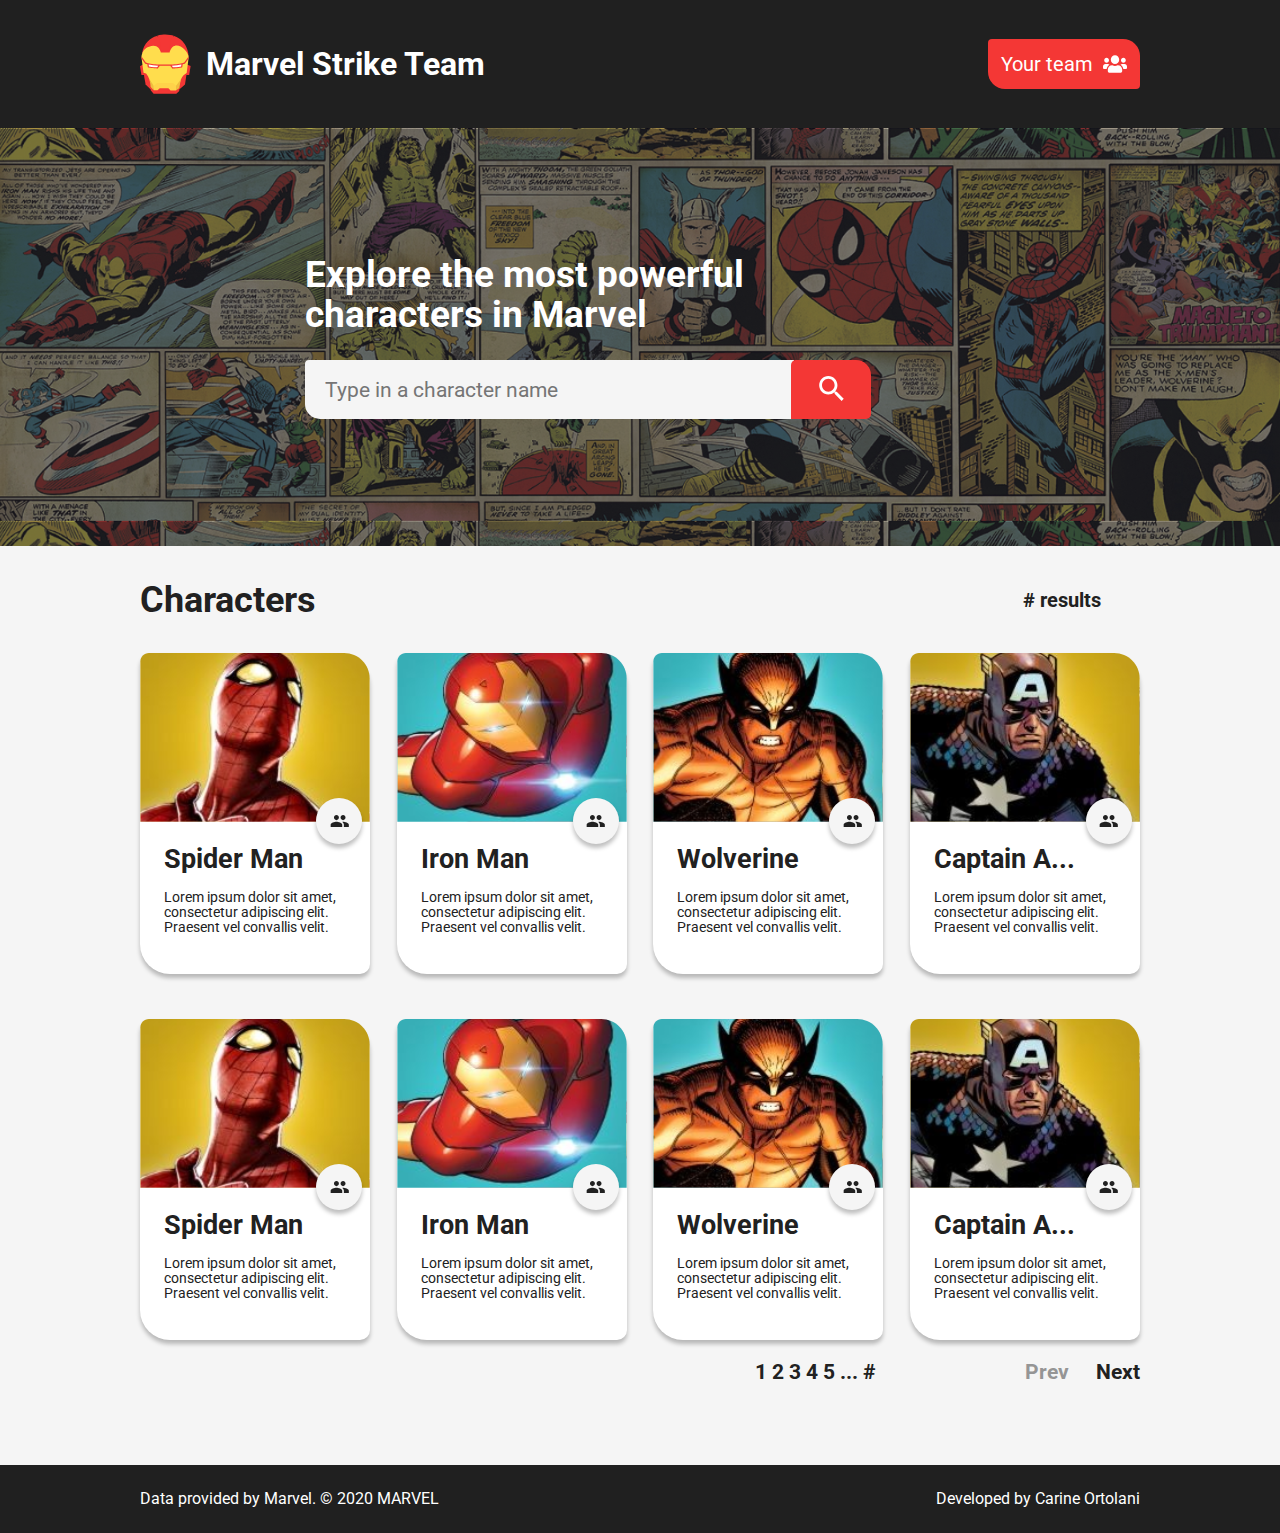
<file: index.html>
<!DOCTYPE html>
<html lang="en">
  <head>
    <meta charset="UTF-8">
    <meta name="viewport" content="width=device-width, initial-scale=1.0">
    <title>Homepage</title>
    <link rel="stylesheet" href="css/modules/reset.css" type="text/css">
    <link rel="stylesheet" href="css/modules/01-header.css" type="text/css">
    <link rel="preconnect" href="https://fonts.gstatic.com">
    <link href="https://fonts.googleapis.com/css2?family=Roboto:wght@400;700&display=swap" rel="stylesheet">
    <link rel="stylesheet" href="css/modules/02-section.css" type="text/css">
    <link rel="stylesheet" href="css/modules/03-main.css" type="text/css">
    <link rel="stylesheet" href="css/modules/04-footer.css" type="text/css">
  </head>

  <body>
    <header class="header__background">
      <div class="container h__container">
        <a class="h__logo" href="index.html" title="Go to home page">
          <img class="hl__img" src="iconiron.svg" alt="Logo Iron Man">
          <h1 class="hl__title">Marvel Strike Team</h1>
        </a>
        <a href="team.html" title="Go to favorite heroes page">
          <button class="h__buttonYourTeam" type="button">
            Your team
            <img class="hb__imgButtonYT" src="assets/icons/usersgroup.svg" alt="Icon Users">
          </button>
        </a>
      </div>
    </header>
    <section class="section__background">
      <div class="container s__container" >
        <h2 class="s__text">Explore the most powerful characters in Marvel</h2>
        <div class="s__input">
          <input class="s__search" type="search" placeholder="Type in a character name">
            <button class="s__buttonSearch" type="submit">
              <img class="sb__imgButtonS" src="assets/icons/iconsearch.svg" alt="Icon Search">
            </button>
        </div>
      </div>
    </section>
    <main class="main__background">
      <div class="container m__container">
        <div class="m__intro">
          <h2 class="mi__title">Characters</h2>
          <h2 class="mi__subtitle"># results</h2>
        </div>
        <div class="m__cards">
          <a class="mc__card" href="spiderMan.html" title="Go to hero page">
            <img class="mcc__img_1" src="assets/images/imgspiderman.svg" alt="Image Spider Man">
            <button class="mcc__button" data-hero='Spider Man' title="Button to add the hero as a favorite"></button>
            <h3 class="mcc__name">Spider Man</h3>
            <p class="mcc__biography">Lorem ipsum dolor sit amet, consectetur adipiscing elit. Praesent vel convallis velit.</p>
          </a>
          <a class="mc__card" href="ironMan.html" title="Go to hero page">
            <img class="mcc__img_2" src="assets/images/imgironman.svg" alt="Image Iron Man">
            <button class="mcc__button" data-hero='Iron Man' title="Button to add the hero as a favorite"></button>
            <h3 class="mcc__name">Iron Man</h3>
            <p class="mcc__biography">Lorem ipsum dolor sit amet, consectetur adipiscing elit. Praesent vel convallis velit.</p>
          </a>
          <a class="mc__card" href="wolverine.html" title="Go to hero page">
            <img class="mcc__img_3" src="assets/images/imgwolverine.svg" alt="Image Wolverine">
            <button class="mcc__button" data-hero='Wolverine' title="Button to add the hero as a favorite"></button>
            <h3 class="mcc__name">Wolverine</h3>
            <p class="mcc__biography">Lorem ipsum dolor sit amet, consectetur adipiscing elit. Praesent vel convallis velit.</p>
          </a>
          <a class="mc__card" href="captainAmerica.html" title="Go to hero page">
            <img class="mcc__img_4" src="assets/images/imgcaptain.svg" alt="Image Captain America">
            <button class="mcc__button" data-hero='Captain America' title="Button to add the hero as a favorite"></button>
            <h3 class="mcc__name">Captain A...</h3>
            <p class="mcc__biography">Lorem ipsum dolor sit amet, consectetur adipiscing elit. Praesent vel convallis velit.</p>
          </a>
      </div>
      <div class="m__cards_1">
        <a class="mc__card" href="spiderMan.html" title="Go to hero page">
          <img class="mcc__img_1" src="assets/images/imgspiderman.svg" alt="Image Spider Man">
          <button class="mcc__button" data-hero='Spider Man2' title="Button to add the hero as a favorite"></button>
          <h3 class="mcc__name">Spider Man</h3>
          <p class="mcc__biography">Lorem ipsum dolor sit amet, consectetur adipiscing elit. Praesent vel convallis velit.</p>
        </a>
        <a class="mc__card" href="ironMan.html" title="Go to hero page">
          <img class="mcc__img_2" src="assets/images/imgironman.svg" alt="Image Iron Man">
          <button class="mcc__button" data-hero='Iron Man2' title="Button to add the hero as a favorite"></button>
          <h3 class="mcc__name">Iron Man</h3>
          <p class="mcc__biography">Lorem ipsum dolor sit amet, consectetur adipiscing elit. Praesent vel convallis velit.</p>
        </a>
        <a class="mc__card" href="wolverine.html" title="Go to hero page">
          <img class="mcc__img_3" src="assets/images/imgwolverine.svg" alt="Image Wolverine">
          <button class="mcc__button" data-hero='Wolverine2' title="Button to add the hero as a favorite"></button>
          <h3 class="mcc__name">Wolverine</h3>
          <p class="mcc__biography">Lorem ipsum dolor sit amet, consectetur adipiscing elit. Praesent vel convallis velit.</p>
        </a>
        <a class="mc__card" href="captainAmerica.html" title="Go to hero page">
          <img class="mcc__img_4" src="assets/images/imgcaptain.svg" alt="Image Captain America">
          <button class="mcc__button" data-hero='Captain America2' title="Button to add the hero as a favorite"></button>
          <h3 class="mcc__name">Captain A...</h3>
          <p class="mcc__biography">Lorem ipsum dolor sit amet, consectetur adipiscing elit. Praesent vel convallis velit.</p>
        </a>
      </div>
      <nav aria-label="Pages navigation">
        <ul class="m__pagination">
          <li class="mp__page">
            <a class="mpp__number" href="#" title="Page 1">1</a>
            <a class="mpp__number" href="#" title="Page 2">2</a>
            <a class="mpp__number" href="#" title="Page 3">3</a>
            <a class="mpp__number" href="#" title="Page 4">4</a>
            <a class="mpp__number" href="#" title="Page 5">5</a>
            <a class="mpp__more" href="#" title="More pages">...</a>
            <a class="mpp__end" href="#" title="Last page">#</a>
            <a class="mpp__prev" href="#" title="Previous page">Prev</a>
            <a class="mpp__next" href="#" title="Next page">Next</a>
          </li>
        </ul>
      </nav>
     </main>
    <footer class="footer__background">
      <div class="container f__container">
        <p class="f__prov">Data provided by Marvel. © 2020 MARVEL</p>
        <p class="f__dev">Developed by Carine Ortolani</p>
      </div>
    </footer>
    <script src="./js/favorite.js"></script>
  </body>
</html>
</file>
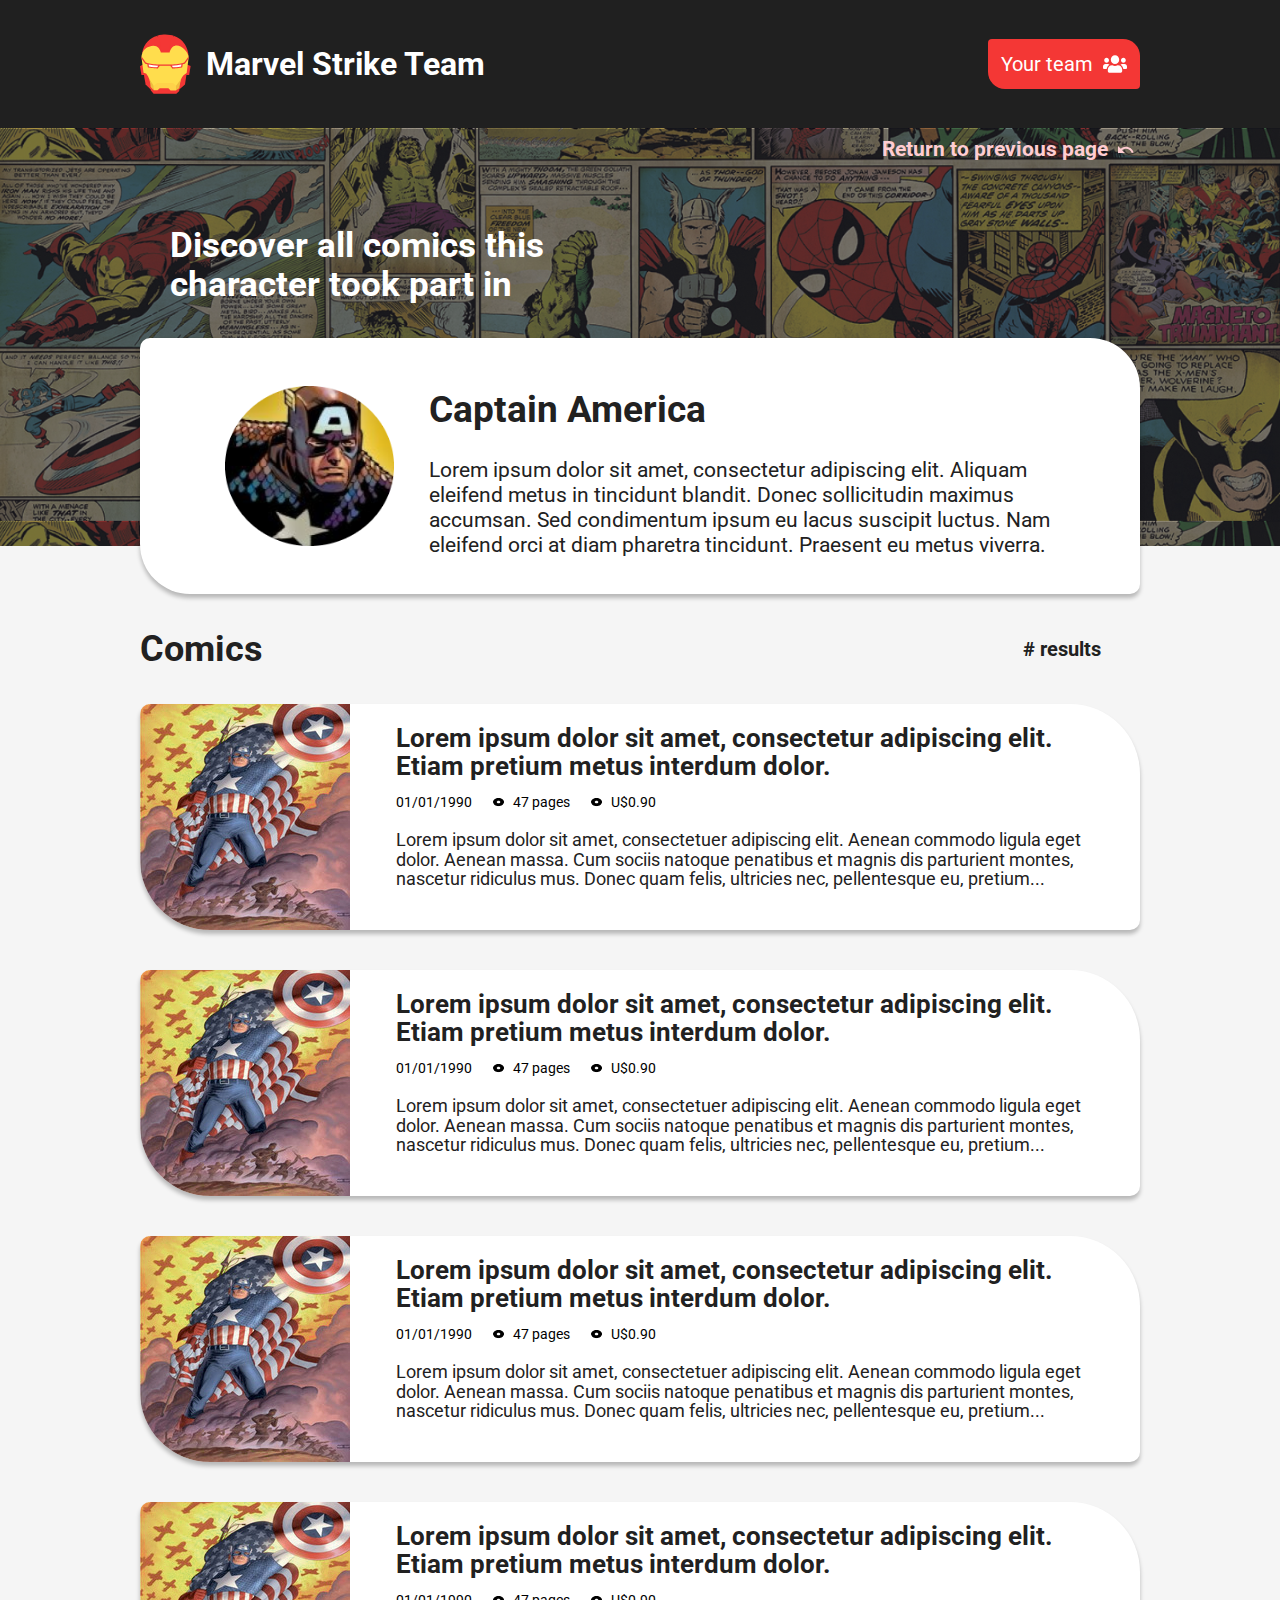
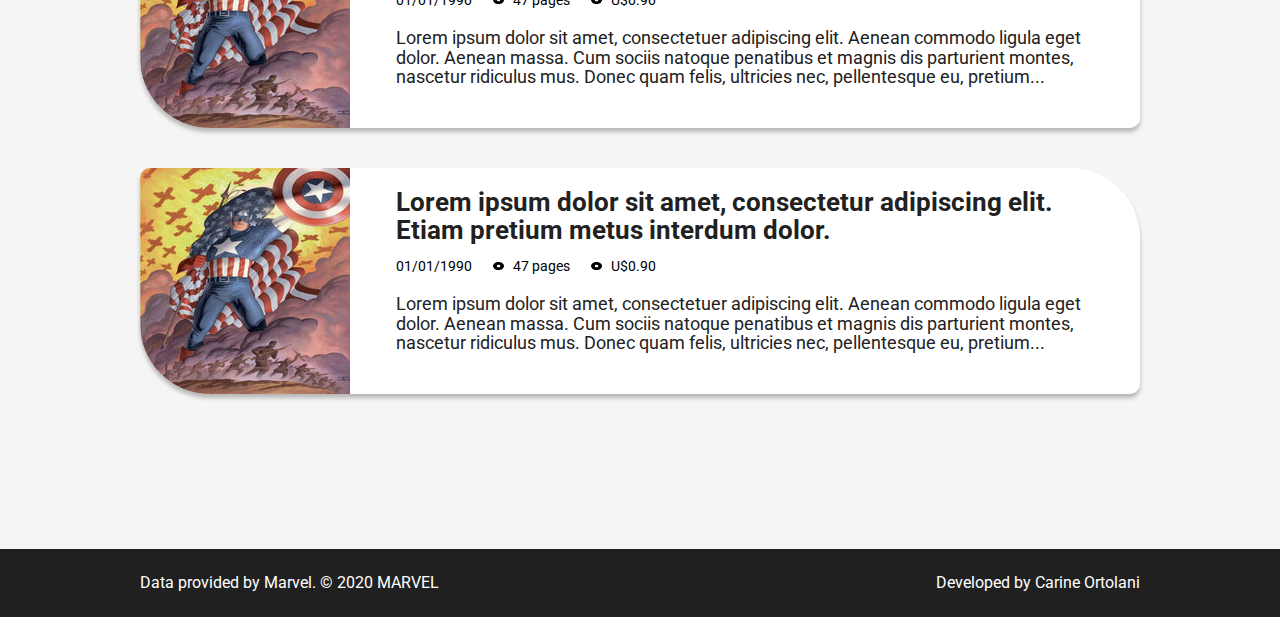
<file: captainAmerica.html>
<!DOCTYPE html>
<html lang="en">
<head>
  <meta charset="UTF-8">
  <meta http-equiv="X-UA-Compatible" content="IE=edge">
  <meta name="viewport" content="width=device-width, initial-scale=1.0">
  <title>Character Profile</title>
  <link rel="stylesheet" href="css/modules/reset.css" type="text/css">
  <link rel="stylesheet" href="css/modules/01-header.css" type="text/css">
  <link rel="stylesheet" href="css/modules/02-section.css" type="text/css">
  <link rel="preconnect" href="https://fonts.gstatic.com">
  <link href="https://fonts.googleapis.com/css2?family=Roboto:wght@400;700&display=swap" rel="stylesheet">
  <link rel="stylesheet" href="css/modules/04-footer.css" type="text/css">
  <link rel="stylesheet" href="css/modules/05-character.css" type="text/css">
</head>

<body>
  <header class="header__background">
    <div class="container h__container">
      <a class="h__logo" href="index.html" title="Go to home page">
        <img class="hl__img" src="iconiron.svg" alt="Logo Iron Man">
        <h1 class="hl__title">Marvel Strike Team</h1>
      </a>
      <a href="team.html" title="Go to favorite heroes page">
        <button class="h__buttonYourTeam" type="button">
          Your team
          <img class="hb__imgButtonYT" src="assets/icons/usersgroup.svg" alt="Icon Users">
        </button>
      </a>
    </div>
  </header>
  <section class="section__background">
    <div class="container s__discover">
      <button class="sd__return" title="Go to home page" onclick="history.back()">
        Return to previous page
        <img class="sd__iconreturn" src="assets/icons/return.svg" alt="Icon return">
      </button>
      <h2 class="sd__title">Discover all comics this character took part in</h2>
    </div>
  </section>
  <div class="container">
    <div class="c__heroSpace">
      <img class="ch__img_captain" src="assets/images/captaincircle.png" alt="Image Captain America">
      <div class="ch__description">
        <h3 class="ch__hero">Captain America</h3>
        <p class="ch__text">Lorem ipsum dolor sit amet, consectetur adipiscing elit. Aliquam eleifend metus in tincidunt blandit. Donec sollicitudin maximus accumsan. Sed condimentum ipsum eu lacus suscipit luctus. Nam eleifend orci at diam pharetra tincidunt. Praesent eu metus viverra.</p>
      </div>
    </div>
  </div>
  <main class="c__comics">
    <div class="container">
      <div class="c__intro">
        <h2 class="c__title">Comics</h2>
        <h2 class="c__subtitle"># results</h2>
      </div>
      <ul class="c__news">
        <li class="c__notice">
          <img class="cn__img_captain" src="assets/images/captain.jpg" alt="Image Captain America">
          <div class="cn__content">
            <h3 class="cn__title">Lorem ipsum dolor sit amet, consectetur adipiscing elit. Etiam pretium metus interdum dolor.</h3>
            <ul class="cn__info">
              <li class="cn__date">01/01/1990</li>
              <li class="cn__pages">
                <img class="cn__icon" src="assets/icons/iconinfo.svg" alt="Icon circle">
                47 pages
              </li>
              <li class="cn__value">
                <img class="cn__icon" src="assets/icons/iconinfo.svg" alt="Icon circle">
                U$0.90
              </li>
            </ul>
            <p class="cn__text">Lorem ipsum dolor sit amet, consectetuer adipiscing elit. Aenean commodo ligula eget dolor. Aenean massa. Cum sociis natoque penatibus et magnis dis parturient montes, nascetur ridiculus mus. Donec quam felis, ultricies nec, pellentesque eu, pretium...</p>
          </div>
        </li>
        <li class="c__notice">
          <img class="cn__img_captain" src="assets/images/captain.jpg" alt="Image Captain America">
          <div class="cn__content">
            <h3 class="cn__title">Lorem ipsum dolor sit amet, consectetur adipiscing elit. Etiam pretium metus interdum dolor.</h3>
            <ul class="cn__info">
              <li class="cn__date">01/01/1990</li>
              <li class="cn__pages">
                <img class="cn__icon" src="assets/icons/iconinfo.svg" alt="Icon circle">
                47 pages
              </li>
              <li class="cn__value">
                <img class="cn__icon" src="assets/icons/iconinfo.svg" alt="Icon circle">
                U$0.90
              </li>
            </ul>
            <p class="cn__text">Lorem ipsum dolor sit amet, consectetuer adipiscing elit. Aenean commodo ligula eget dolor. Aenean massa. Cum sociis natoque penatibus et magnis dis parturient montes, nascetur ridiculus mus. Donec quam felis, ultricies nec, pellentesque eu, pretium...</p>
          </div>
        </li>
        <li class="c__notice">
          <img class="cn__img_captain" src="assets/images/captain.jpg" alt="Image Captain America">
          <div class="cn__content">
            <h3 class="cn__title">Lorem ipsum dolor sit amet, consectetur adipiscing elit. Etiam pretium metus interdum dolor.</h3>
            <ul class="cn__info">
              <li class="cn__date">01/01/1990</li>
              <li class="cn__pages">
                <img class="cn__icon" src="assets/icons/iconinfo.svg" alt="Icon circle">
                47 pages
              </li>
              <li class="cn__value">
                <img class="cn__icon" src="assets/icons/iconinfo.svg" alt="Icon circle">
                U$0.90
              </li>
            </ul>
            <p class="cn__text">Lorem ipsum dolor sit amet, consectetuer adipiscing elit. Aenean commodo ligula eget dolor. Aenean massa. Cum sociis natoque penatibus et magnis dis parturient montes, nascetur ridiculus mus. Donec quam felis, ultricies nec, pellentesque eu, pretium...</p>
          </div>
        </li>
        <li class="c__notice">
          <img class="cn__img_captain" src="assets/images/captain.jpg" alt="Image Captain America">
          <div class="cn__content">
            <h3 class="cn__title">Lorem ipsum dolor sit amet, consectetur adipiscing elit. Etiam pretium metus interdum dolor.</h3>
            <ul class="cn__info">
              <li class="cn__date">01/01/1990</li>
              <li class="cn__pages">
                <img class="cn__icon" src="assets/icons/iconinfo.svg" alt="Icon circle">
                47 pages
              </li>
              <li class="cn__value">
                <img class="cn__icon" src="assets/icons/iconinfo.svg" alt="Icon circle">
                U$0.90
              </li>
            </ul>
            <p class="cn__text">Lorem ipsum dolor sit amet, consectetuer adipiscing elit. Aenean commodo ligula eget dolor. Aenean massa. Cum sociis natoque penatibus et magnis dis parturient montes, nascetur ridiculus mus. Donec quam felis, ultricies nec, pellentesque eu, pretium...</p>
          </div>
        </li>
        <li class="c__notice">
          <img class="cn__img_captain" src="assets/images/captain.jpg" alt="Image Captain America">
          <div class="cn__content">
            <h3 class="cn__title">Lorem ipsum dolor sit amet, consectetur adipiscing elit. Etiam pretium metus interdum dolor.</h3>
            <ul class="cn__info">
              <li class="cn__date">01/01/1990</li>
              <li class="cn__pages">
                <img class="cn__icon" src="assets/icons/iconinfo.svg" alt="Icon circle">
                47 pages
              </li>
              <li class="cn__value">
                <img class="cn__icon" src="assets/icons/iconinfo.svg" alt="Icon circle">
                U$0.90
              </li>
            </ul>
            <p class="cn__text">Lorem ipsum dolor sit amet, consectetuer adipiscing elit. Aenean commodo ligula eget dolor. Aenean massa. Cum sociis natoque penatibus et magnis dis parturient montes, nascetur ridiculus mus. Donec quam felis, ultricies nec, pellentesque eu, pretium...</p>
          </div>
        </li>
      </ul>
    </div>
  </main>
  <footer class="footer__background">
    <div class="container f__container">
      <p class="f__prov">Data provided by Marvel. © 2020 MARVEL</p>
      <p class="f__dev">Developed by Carine Ortolani</p>
    </div>
  </footer>
</body>
</html>
</file>
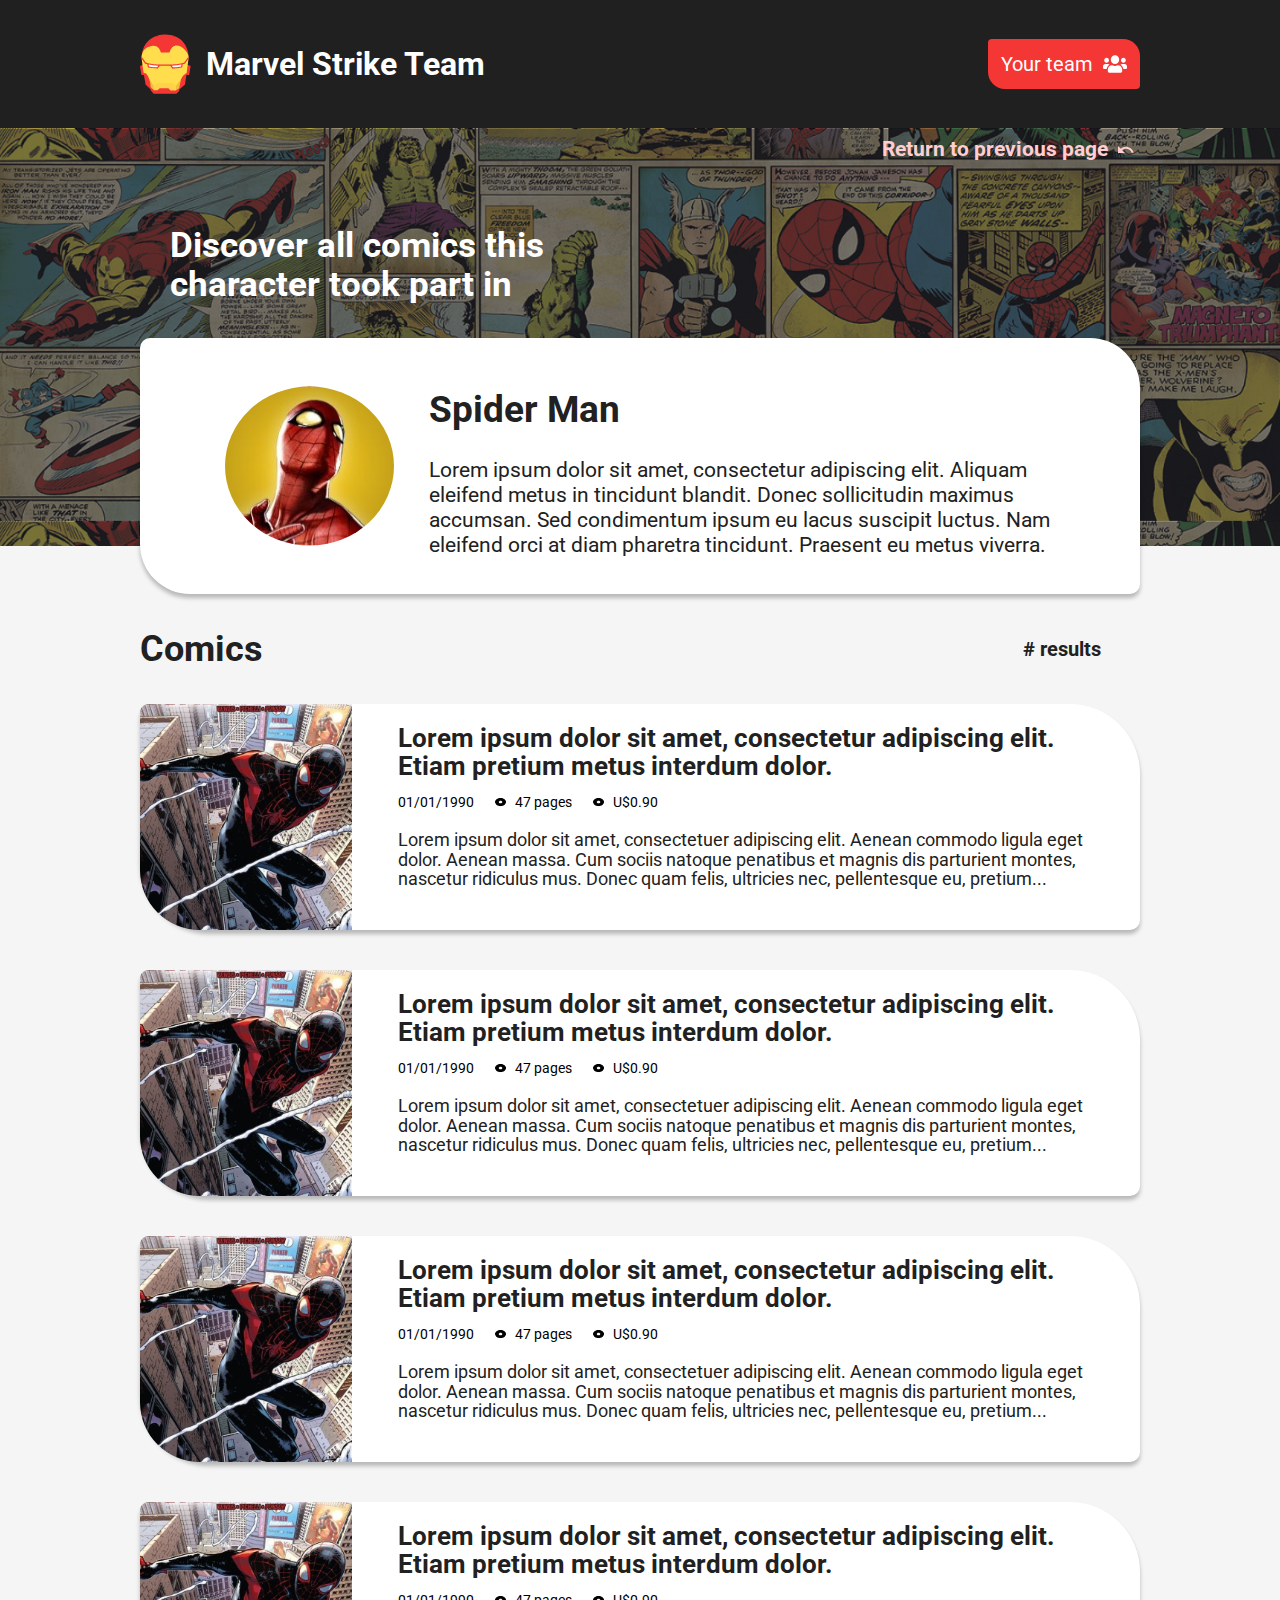
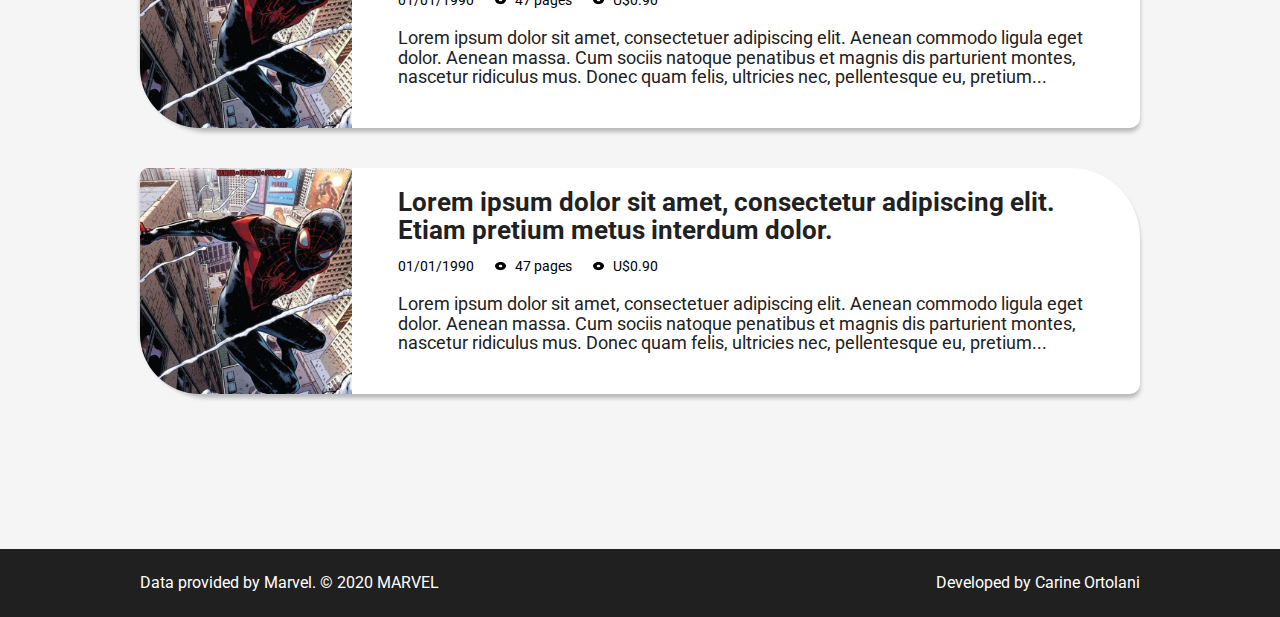
<file: character.html>
<!DOCTYPE html>
<html lang="en">
<head>
  <meta charset="UTF-8">
  <meta http-equiv="X-UA-Compatible" content="IE=edge">
  <meta name="viewport" content="width=device-width, initial-scale=1.0">
  <title>Character Profile</title>
  <link rel="stylesheet" href="css/modules/reset.css" type="text/css">
  <link rel="stylesheet" href="css/modules/01-header.css" type="text/css">
  <link rel="stylesheet" href="css/modules/02-section.css" type="text/css">
  <link rel="preconnect" href="https://fonts.gstatic.com">
  <link href="https://fonts.googleapis.com/css2?family=Roboto:wght@400;700&display=swap" rel="stylesheet">
  <link rel="stylesheet" href="css/modules/04-footer.css" type="text/css">
  <link rel="stylesheet" href="css/modules/05-character.css" type="text/css">
</head>

<body>
  <header class="header__background">
    <div class="container h__container">
      <a class="h__logo" href="index.html" title="Go to home page">
        <img class="hl__img" src="iconiron.svg" alt="Logo Iron Man">
        <h1 class="hl__title">Marvel Strike Team</h1>
      </a>
      <a href="team.html" title="Go to favorite heroes page">
        <button class="h__buttonYourTeam" type="button">
          Your team
          <img class="hb__imgButtonYT" src="assets/icons/usersgroup.svg" alt="Icon Users">
        </button>
      </a>
    </div>
  </header>
  <section class="section__background">
    <div class="container s__discover">
      <button class="sd__return" title="Go to home page" onclick="history.back()">
        Return to previous page
        <img class="sd__iconreturn" src="assets/icons/return.svg" alt="Icon return">
      </button>
      <h2 class="sd__title">Discover all comics this character took part in</h2>
    </div>
  </section>
  <div class="container">
    <div class="c__heroSpace">
      <img class="ch__img" src="assets/images/spider.svg" alt="Image Spider Man">
      <div class="ch__description">
        <h3 class="ch__hero">Spider Man</h3>
        <p class="ch__text">Lorem ipsum dolor sit amet, consectetur adipiscing elit. Aliquam eleifend metus in tincidunt blandit. Donec sollicitudin maximus accumsan. Sed condimentum ipsum eu lacus suscipit luctus. Nam eleifend orci at diam pharetra tincidunt. Praesent eu metus viverra.</p>
      </div>
    </div>
  </div>
  <main class="c__comics">
    <div class="container">
      <div class="c__intro">
        <h2 class="c__title">Comics</h2>
        <h2 class="c__subtitle"># results</h2>
      </div>
      <ul class="c__news">
        <li class="c__notice">
          <img class="cn__img" src="assets/images/spiderdark.svg" alt="Image Spider Man Dark">
          <div class="cn__content">
            <h3 class="cn__title">Lorem ipsum dolor sit amet, consectetur adipiscing elit. Etiam pretium metus interdum dolor.</h3>
            <ul class="cn__info">
              <li class="cn__date">01/01/1990</li>
              <li class="cn__pages">
                <img class="cn__icon" src="assets/icons/iconinfo.svg" alt="Icon circle">
                47 pages
              </li>
              <li class="cn__value">
                <img class="cn__icon" src="assets/icons/iconinfo.svg" alt="Icon circle">
                U$0.90
              </li>
            </ul>
            <p class="cn__text">Lorem ipsum dolor sit amet, consectetuer adipiscing elit. Aenean commodo ligula eget dolor. Aenean massa. Cum sociis natoque penatibus et magnis dis parturient montes, nascetur ridiculus mus. Donec quam felis, ultricies nec, pellentesque eu, pretium...</p>
          </div>
        </li>
        <li class="c__notice">
          <img class="cn__img" src="assets/images/spiderdark.svg" alt="Image Spider Man Dark">
          <div class="cn__content">
            <h3 class="cn__title">Lorem ipsum dolor sit amet, consectetur adipiscing elit. Etiam pretium metus interdum dolor.</h3>
            <ul class="cn__info">
              <li class="cn__date">01/01/1990</li>
              <li class="cn__pages">
                <img class="cn__icon" src="assets/icons/iconinfo.svg" alt="Icon circle">
                47 pages
              </li>
              <li class="cn__value">
                <img class="cn__icon" src="assets/icons/iconinfo.svg" alt="Icon circle">
                U$0.90
              </li>
            </ul>
            <p class="cn__text">Lorem ipsum dolor sit amet, consectetuer adipiscing elit. Aenean commodo ligula eget dolor. Aenean massa. Cum sociis natoque penatibus et magnis dis parturient montes, nascetur ridiculus mus. Donec quam felis, ultricies nec, pellentesque eu, pretium...</p>
          </div>
        </li>
        <li class="c__notice">
          <img class="cn__img" src="assets/images/spiderdark.svg" alt="Image Spider Man Dark">
          <div class="cn__content">
            <h3 class="cn__title">Lorem ipsum dolor sit amet, consectetur adipiscing elit. Etiam pretium metus interdum dolor.</h3>
            <ul class="cn__info">
              <li class="cn__date">01/01/1990</li>
              <li class="cn__pages">
                <img class="cn__icon" src="assets/icons/iconinfo.svg" alt="Icon circle">
                47 pages
              </li>
              <li class="cn__value">
                <img class="cn__icon" src="assets/icons/iconinfo.svg" alt="Icon circle">
                U$0.90
              </li>
            </ul>
            <p class="cn__text">Lorem ipsum dolor sit amet, consectetuer adipiscing elit. Aenean commodo ligula eget dolor. Aenean massa. Cum sociis natoque penatibus et magnis dis parturient montes, nascetur ridiculus mus. Donec quam felis, ultricies nec, pellentesque eu, pretium...</p>
          </div>
        </li>
        <li class="c__notice">
          <img class="cn__img" src="assets/images/spiderdark.svg" alt="Image Spider Man Dark">
          <div class="cn__content">
            <h3 class="cn__title">Lorem ipsum dolor sit amet, consectetur adipiscing elit. Etiam pretium metus interdum dolor.</h3>
            <ul class="cn__info">
              <li class="cn__date">01/01/1990</li>
              <li class="cn__pages">
                <img class="cn__icon" src="assets/icons/iconinfo.svg" alt="Icon circle">
                47 pages
              </li>
              <li class="cn__value">
                <img class="cn__icon" src="assets/icons/iconinfo.svg" alt="Icon circle">
                U$0.90
              </li>
            </ul>
            <p class="cn__text">Lorem ipsum dolor sit amet, consectetuer adipiscing elit. Aenean commodo ligula eget dolor. Aenean massa. Cum sociis natoque penatibus et magnis dis parturient montes, nascetur ridiculus mus. Donec quam felis, ultricies nec, pellentesque eu, pretium...</p>
          </div>
        </li>
        <li class="c__notice">
          <img class="cn__img" src="assets/images/spiderdark.svg" alt="Image Spider Man Dark">
          <div class="cn__content">
            <h3 class="cn__title">Lorem ipsum dolor sit amet, consectetur adipiscing elit. Etiam pretium metus interdum dolor.</h3>
            <ul class="cn__info">
              <li class="cn__date">01/01/1990</li>
              <li class="cn__pages">
                <img class="cn__icon" src="assets/icons/iconinfo.svg" alt="Icon circle">
                47 pages
              </li>
              <li class="cn__value">
                <img class="cn__icon" src="assets/icons/iconinfo.svg" alt="Icon circle">
                U$0.90
              </li>
            </ul>
            <p class="cn__text">Lorem ipsum dolor sit amet, consectetuer adipiscing elit. Aenean commodo ligula eget dolor. Aenean massa. Cum sociis natoque penatibus et magnis dis parturient montes, nascetur ridiculus mus. Donec quam felis, ultricies nec, pellentesque eu, pretium...</p>
          </div>
        </li>
      </ul>
    </div>
  </main>
  <footer class="footer__background">
    <div class="container f__container">
      <p class="f__prov">Data provided by Marvel. © 2020 MARVEL</p>
      <p class="f__dev">Developed by Carine Ortolani</p>
    </div>
  </footer>
</body>
</html>
</file>
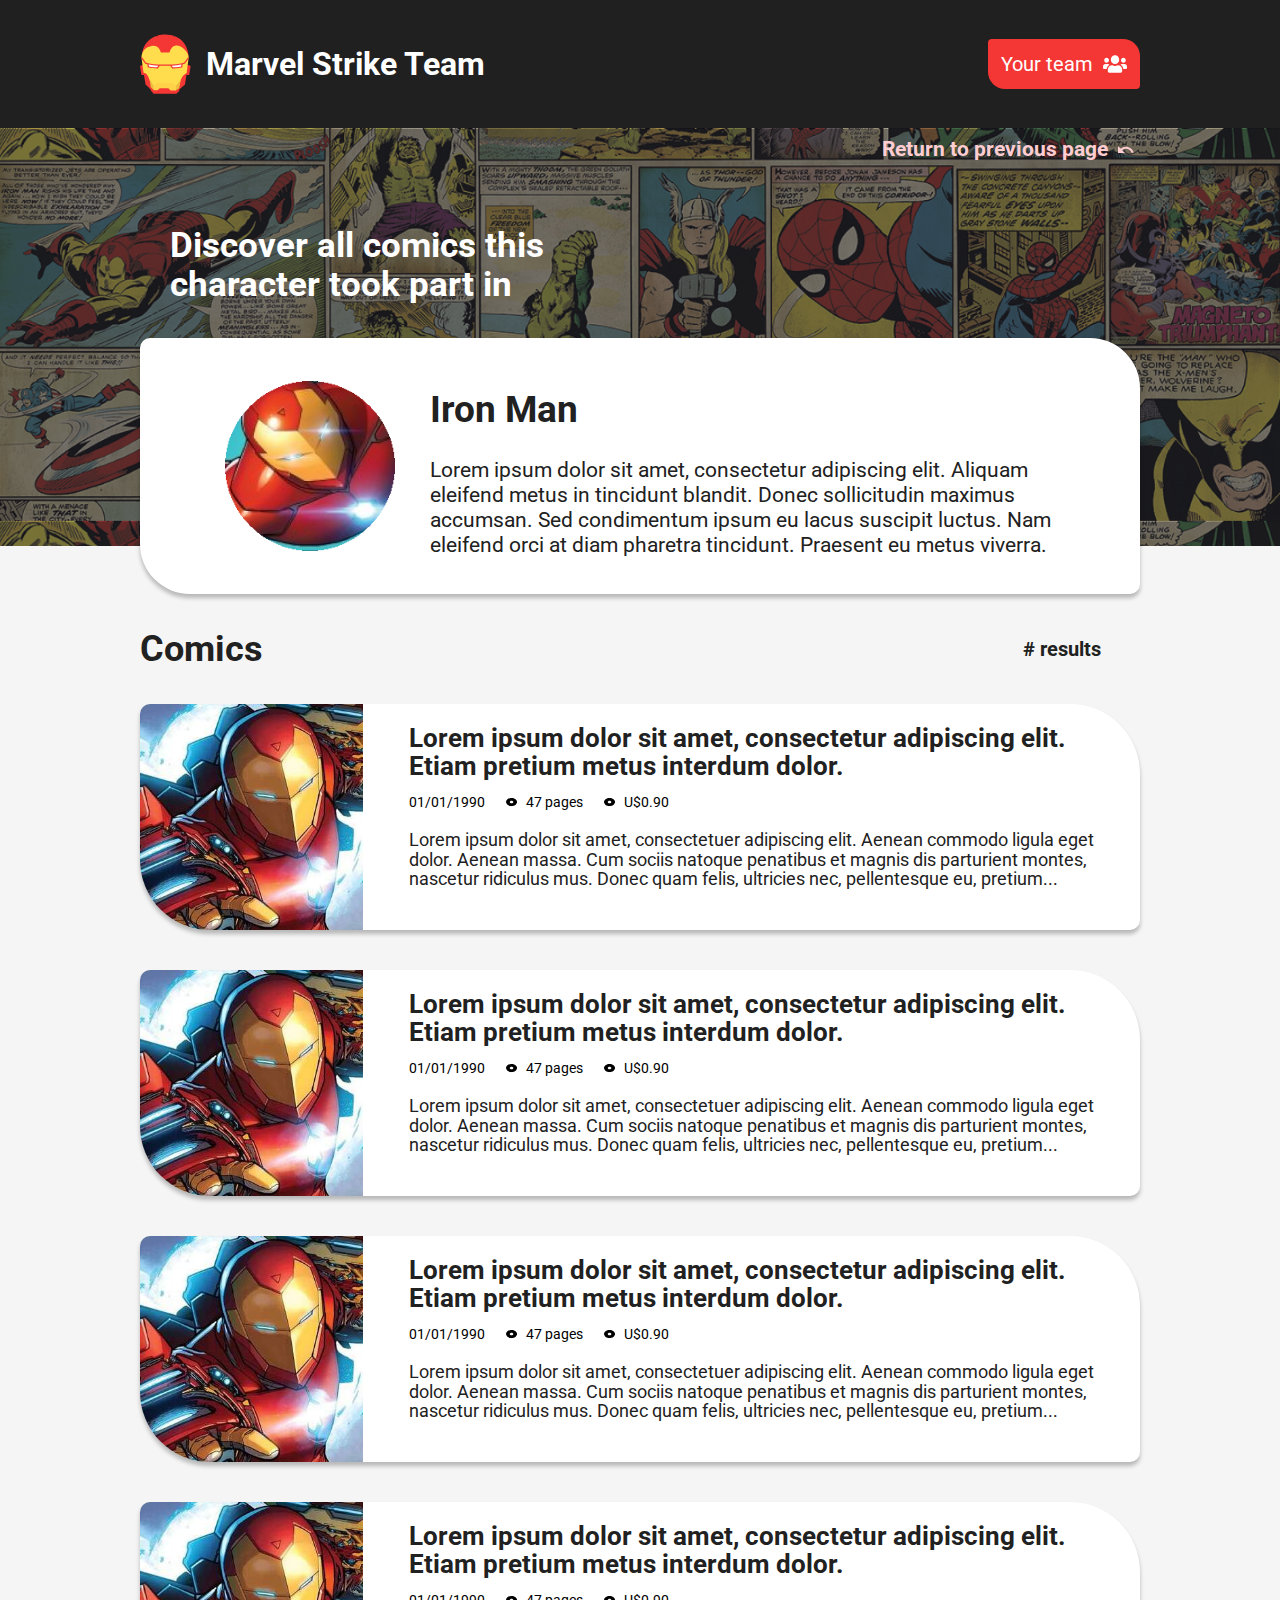
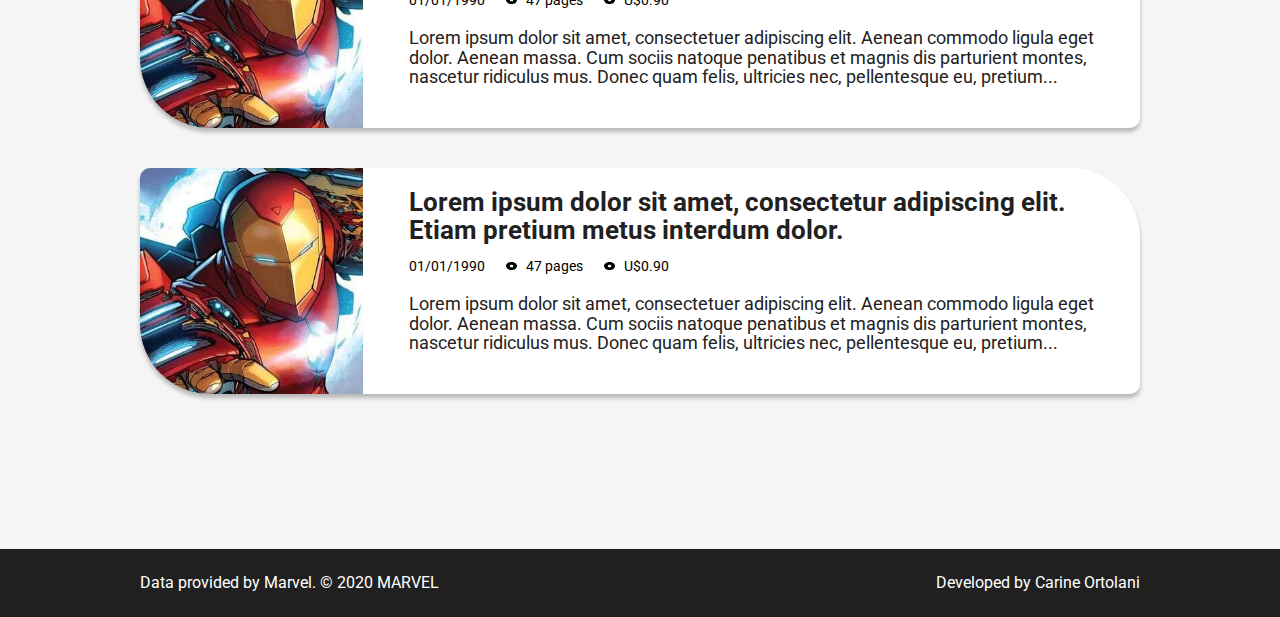
<file: ironMan.html>
<!DOCTYPE html>
<html lang="en">
<head>
  <meta charset="UTF-8">
  <meta http-equiv="X-UA-Compatible" content="IE=edge">
  <meta name="viewport" content="width=device-width, initial-scale=1.0">
  <title>Character Profile</title>
  <link rel="stylesheet" href="css/modules/reset.css" type="text/css">
  <link rel="stylesheet" href="css/modules/01-header.css" type="text/css">
  <link rel="stylesheet" href="css/modules/02-section.css" type="text/css">
  <link rel="preconnect" href="https://fonts.gstatic.com">
  <link href="https://fonts.googleapis.com/css2?family=Roboto:wght@400;700&display=swap" rel="stylesheet">
  <link rel="stylesheet" href="css/modules/04-footer.css" type="text/css">
  <link rel="stylesheet" href="css/modules/05-character.css" type="text/css">
</head>

<body>
  <header class="header__background">
    <div class="container h__container">
      <a class="h__logo" href="index.html" title="Go to home page">
        <img class="hl__img" src="iconiron.svg" alt="Logo Iron Man">
        <h1 class="hl__title">Marvel Strike Team</h1>
      </a>
      <a href="team.html" title="Go to favorite heroes page">
        <button class="h__buttonYourTeam" type="button">
          Your team
          <img class="hb__imgButtonYT" src="assets/icons/usersgroup.svg" alt="Icon Users">
        </button>
      </a>
    </div>
  </header>
  <section class="section__background">
    <div class="container s__discover">
      <button class="sd__return" title="Go to home page" onclick="history.back()">
        Return to previous page
        <img class="sd__iconreturn" src="assets/icons/return.svg" alt="Icon return">
      </button>
      <h2 class="sd__title">Discover all comics this character took part in</h2>
    </div>
  </section>
  <div class="container">
    <div class="c__heroSpace">
      <img class="ch__img_iron" src="assets/images/ironcircle.png" alt="Image Iron Man">
      <div class="ch__description">
        <h3 class="ch__hero">Iron Man</h3>
        <p class="ch__text">Lorem ipsum dolor sit amet, consectetur adipiscing elit. Aliquam eleifend metus in tincidunt blandit. Donec sollicitudin maximus accumsan. Sed condimentum ipsum eu lacus suscipit luctus. Nam eleifend orci at diam pharetra tincidunt. Praesent eu metus viverra.</p>
      </div>
    </div>
  </div>
  <main class="c__comics">
    <div class="container">
      <div class="c__intro">
        <h2 class="c__title">Comics</h2>
        <h2 class="c__subtitle"># results</h2>
      </div>
      <ul class="c__news">
        <li class="c__notice">
          <img class="cn__img_iron" src="assets/images/iron.jpeg" alt="Image Iron Man">
          <div class="cn__content">
            <h3 class="cn__title">Lorem ipsum dolor sit amet, consectetur adipiscing elit. Etiam pretium metus interdum dolor.</h3>
            <ul class="cn__info">
              <li class="cn__date">01/01/1990</li>
              <li class="cn__pages">
                <img class="cn__icon" src="assets/icons/iconinfo.svg" alt="Icon circle">
                47 pages
              </li>
              <li class="cn__value">
                <img class="cn__icon" src="assets/icons/iconinfo.svg" alt="Icon circle">
                U$0.90
              </li>
            </ul>
            <p class="cn__text">Lorem ipsum dolor sit amet, consectetuer adipiscing elit. Aenean commodo ligula eget dolor. Aenean massa. Cum sociis natoque penatibus et magnis dis parturient montes, nascetur ridiculus mus. Donec quam felis, ultricies nec, pellentesque eu, pretium...</p>
          </div>
        </li>
        <li class="c__notice">
          <img class="cn__img_iron" src="assets/images/iron.jpeg" alt="Image Iron Man">
          <div class="cn__content">
            <h3 class="cn__title">Lorem ipsum dolor sit amet, consectetur adipiscing elit. Etiam pretium metus interdum dolor.</h3>
            <ul class="cn__info">
              <li class="cn__date">01/01/1990</li>
              <li class="cn__pages">
                <img class="cn__icon" src="assets/icons/iconinfo.svg" alt="Icon circle">
                47 pages
              </li>
              <li class="cn__value">
                <img class="cn__icon" src="assets/icons/iconinfo.svg" alt="Icon circle">
                U$0.90
              </li>
            </ul>
            <p class="cn__text">Lorem ipsum dolor sit amet, consectetuer adipiscing elit. Aenean commodo ligula eget dolor. Aenean massa. Cum sociis natoque penatibus et magnis dis parturient montes, nascetur ridiculus mus. Donec quam felis, ultricies nec, pellentesque eu, pretium...</p>
          </div>
        </li>
        <li class="c__notice">
          <img class="cn__img_iron" src="assets/images/iron.jpeg" alt="Image Iron Man">
          <div class="cn__content">
            <h3 class="cn__title">Lorem ipsum dolor sit amet, consectetur adipiscing elit. Etiam pretium metus interdum dolor.</h3>
            <ul class="cn__info">
              <li class="cn__date">01/01/1990</li>
              <li class="cn__pages">
                <img class="cn__icon" src="assets/icons/iconinfo.svg" alt="Icon circle">
                47 pages
              </li>
              <li class="cn__value">
                <img class="cn__icon" src="assets/icons/iconinfo.svg" alt="Icon circle">
                U$0.90
              </li>
            </ul>
            <p class="cn__text">Lorem ipsum dolor sit amet, consectetuer adipiscing elit. Aenean commodo ligula eget dolor. Aenean massa. Cum sociis natoque penatibus et magnis dis parturient montes, nascetur ridiculus mus. Donec quam felis, ultricies nec, pellentesque eu, pretium...</p>
          </div>
        </li>
        <li class="c__notice">
          <img class="cn__img_iron" src="assets/images/iron.jpeg" alt="Image Iron Man">
          <div class="cn__content">
            <h3 class="cn__title">Lorem ipsum dolor sit amet, consectetur adipiscing elit. Etiam pretium metus interdum dolor.</h3>
            <ul class="cn__info">
              <li class="cn__date">01/01/1990</li>
              <li class="cn__pages">
                <img class="cn__icon" src="assets/icons/iconinfo.svg" alt="Icon circle">
                47 pages
              </li>
              <li class="cn__value">
                <img class="cn__icon" src="assets/icons/iconinfo.svg" alt="Icon circle">
                U$0.90
              </li>
            </ul>
            <p class="cn__text">Lorem ipsum dolor sit amet, consectetuer adipiscing elit. Aenean commodo ligula eget dolor. Aenean massa. Cum sociis natoque penatibus et magnis dis parturient montes, nascetur ridiculus mus. Donec quam felis, ultricies nec, pellentesque eu, pretium...</p>
          </div>
        </li>
        <li class="c__notice">
          <img class="cn__img_iron" src="assets/images/iron.jpeg" alt="Image Iron Man">
          <div class="cn__content">
            <h3 class="cn__title">Lorem ipsum dolor sit amet, consectetur adipiscing elit. Etiam pretium metus interdum dolor.</h3>
            <ul class="cn__info">
              <li class="cn__date">01/01/1990</li>
              <li class="cn__pages">
                <img class="cn__icon" src="assets/icons/iconinfo.svg" alt="Icon circle">
                47 pages
              </li>
              <li class="cn__value">
                <img class="cn__icon" src="assets/icons/iconinfo.svg" alt="Icon circle">
                U$0.90
              </li>
            </ul>
            <p class="cn__text">Lorem ipsum dolor sit amet, consectetuer adipiscing elit. Aenean commodo ligula eget dolor. Aenean massa. Cum sociis natoque penatibus et magnis dis parturient montes, nascetur ridiculus mus. Donec quam felis, ultricies nec, pellentesque eu, pretium...</p>
          </div>
        </li>
      </ul>
    </div>
  </main>
  <footer class="footer__background">
    <div class="container f__container">
      <p class="f__prov">Data provided by Marvel. © 2020 MARVEL</p>
      <p class="f__dev">Developed by Carine Ortolani</p>
    </div>
  </footer>
</body>
</html>
</file>
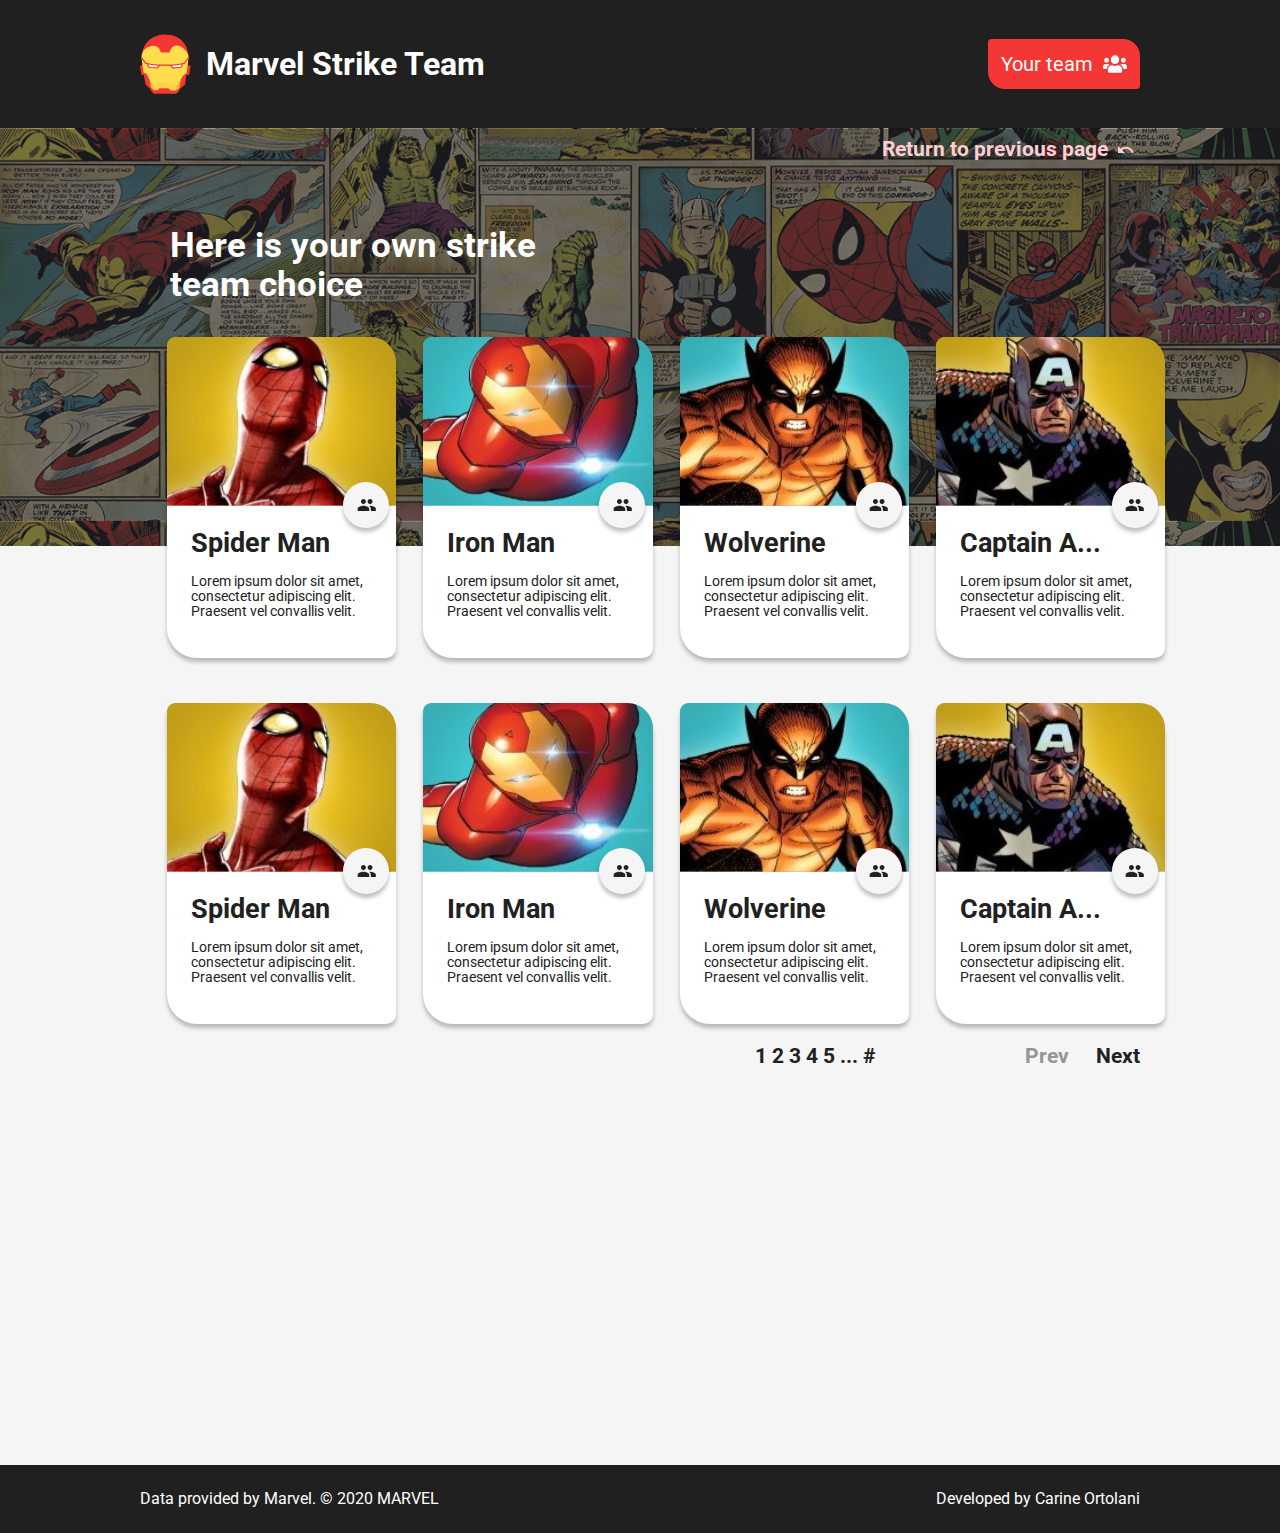
<file: team.html>
<!DOCTYPE html>
<html lang="en">
<head>
  <meta charset="UTF-8">
  <meta http-equiv="X-UA-Compatible" content="IE=edge">
  <meta name="viewport" content="width=device-width, initial-scale=1.0">
  <title>Team</title>
  <link rel="stylesheet" href="css/modules/reset.css" type="text/css">
  <link rel="stylesheet" href="css/modules/01-header.css" type="text/css">
  <link rel="stylesheet" href="css/modules/02-section.css" type="text/css">
  <link rel="preconnect" href="https://fonts.gstatic.com">
  <link href="https://fonts.googleapis.com/css2?family=Roboto:wght@400;700&display=swap" rel="stylesheet">
  <link rel="stylesheet" href="css/modules/04-footer.css" type="text/css">
  <link rel="stylesheet" href="css/modules/06-team.css" type="text/css">
</head>
<body>
  <header class="header__background">
    <div class="container h__container">
      <a class="h__logo" href="index.html" title="Go to home page">
        <img class="hl__img" src="iconiron.svg" alt="Logo Iron Man">
        <h1 class="hl__title">Marvel Strike Team</h1>
      </a>
      <a href="team.html" title="Go to favorite heroes page">
        <button class="h__buttonYourTeam" type="button">
          Your team
          <img class="hb__imgButtonYT" src="assets/icons/usersgroup.svg" alt="Icon Users">
        </button>
      </a>
  </header>
  <section class="section__background">
    <div class="container s__team">
      <button class="st__return" title="Go to previous page" onclick="history.back()">
        Return to previous page
        <img class="st__iconreturn" src="assets/icons/return.svg" alt="Icon return">
      </button>
      <h2 class="st__title">Here is your own strike team choice</h2>
    </div>
  </section>
  <main>
    <div class="container m__container">
      <div class="m__cards">
        <a class="mc__card" href="spiderMan.html" title="Go to hero page" data-hero='Spider Man'>
          <img class="mcc__img_1" src="assets/images/imgspiderman.svg" alt="Image Spider Man">
          <button class="mcc__button" data-hero='Spider Man' title="Button to remove the hero from favorites"></button>
          <h3 class="mcc__name">Spider Man</h3>
          <p class="mcc__biography">Lorem ipsum dolor sit amet, consectetur adipiscing elit. Praesent vel convallis velit.</p>
        </a>
        <a class="mc__card" href="ironMan.html" title="Go to hero page" data-hero='Iron Man'>
          <img class="mcc__img_2" src="assets/images/imgironman.svg" alt="Image Iron Man">
          <button class="mcc__button" data-hero='Iron Man' title="Button to remove the hero from favorites"></button>
          <h3 class="mcc__name">Iron Man</h3>
          <p class="mcc__biography">Lorem ipsum dolor sit amet, consectetur adipiscing elit. Praesent vel convallis velit.</p>
        </a>
        <a class="mc__card" href="wolverine.html" title="Go to hero page" data-hero='Wolverine'>
          <img class="mcc__img_3" src="assets/images/imgwolverine.svg" alt="Image Wolverine">
          <button class="mcc__button" data-hero='Wolverine' title="Button to remove the hero from favorites"></button>
          <h3 class="mcc__name">Wolverine</h3>
          <p class="mcc__biography">Lorem ipsum dolor sit amet, consectetur adipiscing elit. Praesent vel convallis velit.</p>
        </a>
        <a class="mc__card" href="captainAmerica.html" title="Go to hero page" data-hero='Captain America'>
          <img class="mcc__img_4" src="assets/images/imgcaptain.svg" alt="Image Captain America">
          <button class="mcc__button" data-hero='Captain America' title="Button to remove the hero from favorites"></button>
          <h3 class="mcc__name">Captain A...</h3>
          <p class="mcc__biography">Lorem ipsum dolor sit amet, consectetur adipiscing elit. Praesent vel convallis velit.</p>
        </a>
    </div>
    <div class="m__cards_1">
      <a class="mc__card" href="spiderMan.html" title="Go to hero page" data-hero='Spider Man2'>
        <img class="mcc__img_1" src="assets/images/imgspiderman.svg" alt="Image Spider Man">
        <button class="mcc__button" data-hero='Spider Man2' title="Button to remove the hero from favorites"></button>
        <h3 class="mcc__name">Spider Man</h3>
        <p class="mcc__biography">Lorem ipsum dolor sit amet, consectetur adipiscing elit. Praesent vel convallis velit.</p>
      </a>
      <a class="mc__card" href="ironMan.html" title="Go to hero page" data-hero='Iron Man2'>
        <img class="mcc__img_2" src="assets/images/imgironman.svg" alt="Image Iron Man">
        <button class="mcc__button" data-hero='Iron Man2' title="Button to remove the hero from favorites"></button>
        <h3 class="mcc__name">Iron Man</h3>
        <p class="mcc__biography">Lorem ipsum dolor sit amet, consectetur adipiscing elit. Praesent vel convallis velit.</p>
      </a>
      <a class="mc__card" href="wolverine.html" title="Go to hero page" data-hero='Wolverine2'>
        <img class="mcc__img_3" src="assets/images/imgwolverine.svg" alt="Image Wolverine">
        <button class="mcc__button" data-hero='Wolverine2' title="Button to remove the hero from favorites"></button>
        <h3 class="mcc__name">Wolverine</h3>
        <p class="mcc__biography">Lorem ipsum dolor sit amet, consectetur adipiscing elit. Praesent vel convallis velit.</p>
      </a>
      <a class="mc__card" href="captainAmerica.html" title="Go to hero page" data-hero='Captain America2'>
        <img class="mcc__img_4" src="assets/images/imgcaptain.svg" alt="Image Captain America">
        <button class="mcc__button" data-hero='Captain America2' title="Button to remove the hero from favorites"></button>
        <h3 class="mcc__name">Captain A...</h3>
        <p class="mcc__biography">Lorem ipsum dolor sit amet, consectetur adipiscing elit. Praesent vel convallis velit.</p>
      </a>
    </div>
    <nav aria-label="Pages navigation">
      <ul class="m__pagination">
        <li class="mp__page">
          <a class="mpp__number" href="#" title="Page 1">1</a>
          <a class="mpp__number" href="#" title="Page 2">2</a>
          <a class="mpp__number" href="#" title="Page 3">3</a>
          <a class="mpp__number" href="#" title="Page 4">4</a>
          <a class="mpp__number" href="#" title="Page 5">5</a>
          <a class="mpp__more" href="#" title="More pages">...</a>
          <a class="mpp__end" href="#" title="Last page">#</a>
          <a class="mpp__prev" href="#" title="Previous page">Prev</a>
          <a class="mpp__next" href="#" title="Next page">Next</a>
        </li>
      </ul>
    </nav>
  </main>
  <footer class="footer__background">
    <div class="container f__container">
      <p class="f__prov">Data provided by Marvel. © 2020 MARVEL</p>
      <p class="f__dev">Developed by Carine Ortolani</p>
    </div>
  </footer>
  <script src="./js/favorite.js"></script>
  <script src="./js/remove.js"></script>
</body>
</html>
</file>
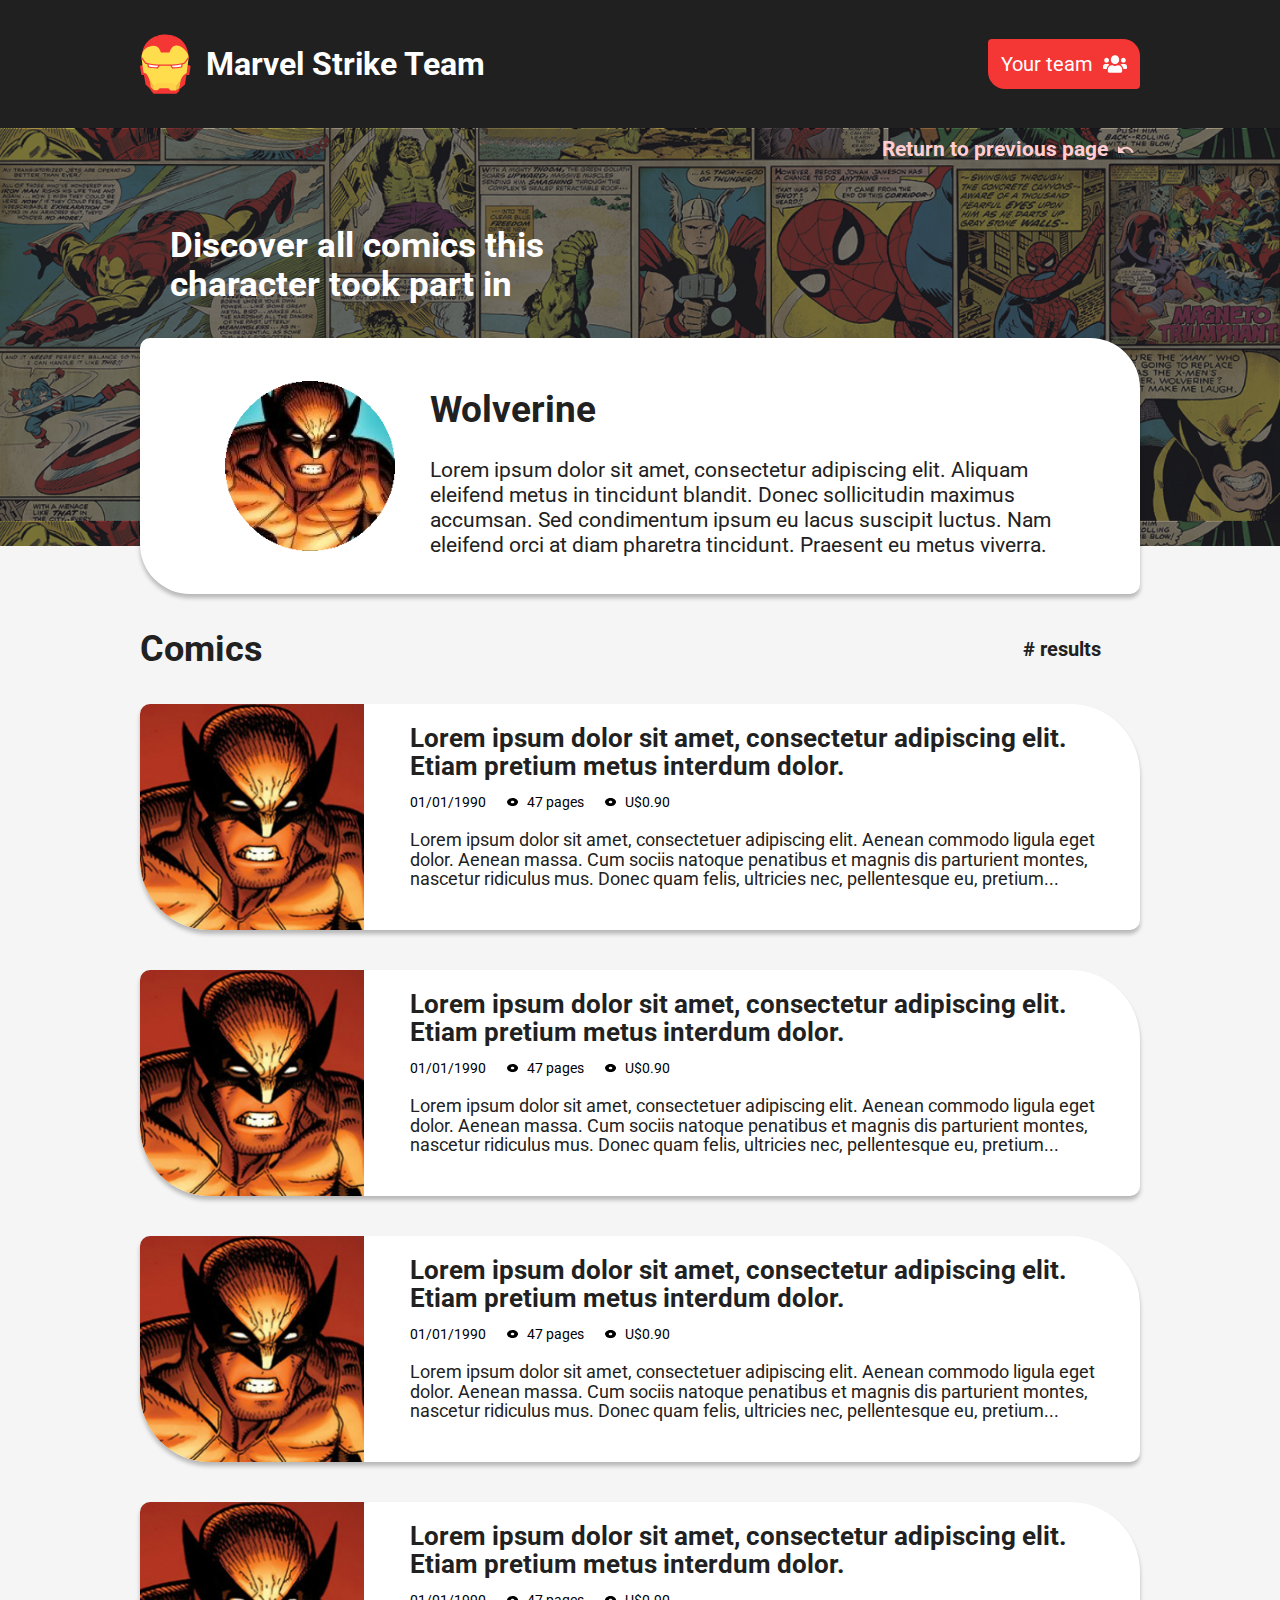
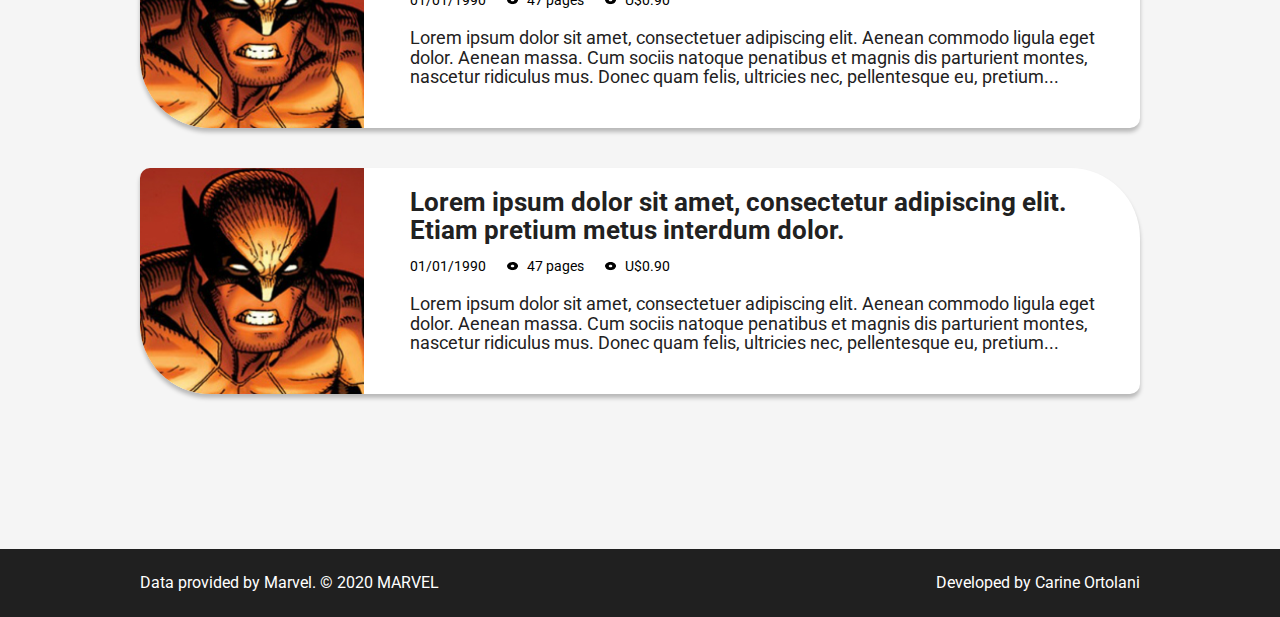
<file: wolverine.html>
<!DOCTYPE html>
<html lang="en">
<head>
  <meta charset="UTF-8">
  <meta http-equiv="X-UA-Compatible" content="IE=edge">
  <meta name="viewport" content="width=device-width, initial-scale=1.0">
  <title>Character Profile</title>
  <link rel="stylesheet" href="css/modules/reset.css" type="text/css">
  <link rel="stylesheet" href="css/modules/01-header.css" type="text/css">
  <link rel="stylesheet" href="css/modules/02-section.css" type="text/css">
  <link rel="preconnect" href="https://fonts.gstatic.com">
  <link href="https://fonts.googleapis.com/css2?family=Roboto:wght@400;700&display=swap" rel="stylesheet">
  <link rel="stylesheet" href="css/modules/04-footer.css" type="text/css">
  <link rel="stylesheet" href="css/modules/05-character.css" type="text/css">
</head>

<body>
  <header class="header__background">
    <div class="container h__container">
      <a class="h__logo" href="index.html" title="Go to home page">
        <img class="hl__img" src="iconiron.svg" alt="Logo Iron Man">
        <h1 class="hl__title">Marvel Strike Team</h1>
      </a>
      <a href="team.html" title="Go to favorite heroes page">
        <button class="h__buttonYourTeam" type="button">
          Your team
          <img class="hb__imgButtonYT" src="assets/icons/usersgroup.svg" alt="Icon Users">
        </button>
      </a>
    </div>
  </header>
  <section class="section__background">
    <div class="container s__discover">
      <button class="sd__return" title="Go to home page" onclick="history.back()">
        Return to previous page
        <img class="sd__iconreturn" src="assets/icons/return.svg" alt="Icon return">
      </button>
      <h2 class="sd__title">Discover all comics this character took part in</h2>
    </div>
  </section>
  <div class="container">
    <div class="c__heroSpace">
      <img class="ch__img_wolverine" src="assets/images/wolverinecircle.png" alt="Image Wolverine">
      <div class="ch__description">
        <h3 class="ch__hero">Wolverine</h3>
        <p class="ch__text">Lorem ipsum dolor sit amet, consectetur adipiscing elit. Aliquam eleifend metus in tincidunt blandit. Donec sollicitudin maximus accumsan. Sed condimentum ipsum eu lacus suscipit luctus. Nam eleifend orci at diam pharetra tincidunt. Praesent eu metus viverra.</p>
      </div>
    </div>
  </div>
  <main class="c__comics">
    <div class="container">
      <div class="c__intro">
        <h2 class="c__title">Comics</h2>
        <h2 class="c__subtitle"># results</h2>
      </div>
      <ul class="c__news">
        <li class="c__notice">
          <img class="cn__img_wolverine" src="assets/images/wolverine.jpg" alt="Image Wolverine">
          <div class="cn__content">
            <h3 class="cn__title">Lorem ipsum dolor sit amet, consectetur adipiscing elit. Etiam pretium metus interdum dolor.</h3>
            <ul class="cn__info">
              <li class="cn__date">01/01/1990</li>
              <li class="cn__pages">
                <img class="cn__icon" src="assets/icons/iconinfo.svg" alt="Icon circle">
                47 pages
              </li>
              <li class="cn__value">
                <img class="cn__icon" src="assets/icons/iconinfo.svg" alt="Icon circle">
                U$0.90
              </li>
            </ul>
            <p class="cn__text">Lorem ipsum dolor sit amet, consectetuer adipiscing elit. Aenean commodo ligula eget dolor. Aenean massa. Cum sociis natoque penatibus et magnis dis parturient montes, nascetur ridiculus mus. Donec quam felis, ultricies nec, pellentesque eu, pretium...</p>
          </div>
        </li>
        <li class="c__notice">
          <img class="cn__img_wolverine" src="assets/images/wolverine.jpg" alt="Image Wolverine">
          <div class="cn__content">
            <h3 class="cn__title">Lorem ipsum dolor sit amet, consectetur adipiscing elit. Etiam pretium metus interdum dolor.</h3>
            <ul class="cn__info">
              <li class="cn__date">01/01/1990</li>
              <li class="cn__pages">
                <img class="cn__icon" src="assets/icons/iconinfo.svg" alt="Icon circle">
                47 pages
              </li>
              <li class="cn__value">
                <img class="cn__icon" src="assets/icons/iconinfo.svg" alt="Icon circle">
                U$0.90
              </li>
            </ul>
            <p class="cn__text">Lorem ipsum dolor sit amet, consectetuer adipiscing elit. Aenean commodo ligula eget dolor. Aenean massa. Cum sociis natoque penatibus et magnis dis parturient montes, nascetur ridiculus mus. Donec quam felis, ultricies nec, pellentesque eu, pretium...</p>
          </div>
        </li>
        <li class="c__notice">
          <img class="cn__img_wolverine" src="assets/images/wolverine.jpg" alt="Image Wolverine">
          <div class="cn__content">
            <h3 class="cn__title">Lorem ipsum dolor sit amet, consectetur adipiscing elit. Etiam pretium metus interdum dolor.</h3>
            <ul class="cn__info">
              <li class="cn__date">01/01/1990</li>
              <li class="cn__pages">
                <img class="cn__icon" src="assets/icons/iconinfo.svg" alt="Icon circle">
                47 pages
              </li>
              <li class="cn__value">
                <img class="cn__icon" src="assets/icons/iconinfo.svg" alt="Icon circle">
                U$0.90
              </li>
            </ul>
            <p class="cn__text">Lorem ipsum dolor sit amet, consectetuer adipiscing elit. Aenean commodo ligula eget dolor. Aenean massa. Cum sociis natoque penatibus et magnis dis parturient montes, nascetur ridiculus mus. Donec quam felis, ultricies nec, pellentesque eu, pretium...</p>
          </div>
        </li>
        <li class="c__notice">
          <img class="cn__img_wolverine" src="assets/images/wolverine.jpg" alt="Image Wolverine">
          <div class="cn__content">
            <h3 class="cn__title">Lorem ipsum dolor sit amet, consectetur adipiscing elit. Etiam pretium metus interdum dolor.</h3>
            <ul class="cn__info">
              <li class="cn__date">01/01/1990</li>
              <li class="cn__pages">
                <img class="cn__icon" src="assets/icons/iconinfo.svg" alt="Icon circle">
                47 pages
              </li>
              <li class="cn__value">
                <img class="cn__icon" src="assets/icons/iconinfo.svg" alt="Icon circle">
                U$0.90
              </li>
            </ul>
            <p class="cn__text">Lorem ipsum dolor sit amet, consectetuer adipiscing elit. Aenean commodo ligula eget dolor. Aenean massa. Cum sociis natoque penatibus et magnis dis parturient montes, nascetur ridiculus mus. Donec quam felis, ultricies nec, pellentesque eu, pretium...</p>
          </div>
        </li>
        <li class="c__notice">
          <img class="cn__img_wolverine" src="assets/images/wolverine.jpg" alt="Image Wolverine">
          <div class="cn__content">
            <h3 class="cn__title">Lorem ipsum dolor sit amet, consectetur adipiscing elit. Etiam pretium metus interdum dolor.</h3>
            <ul class="cn__info">
              <li class="cn__date">01/01/1990</li>
              <li class="cn__pages">
                <img class="cn__icon" src="assets/icons/iconinfo.svg" alt="Icon circle">
                47 pages
              </li>
              <li class="cn__value">
                <img class="cn__icon" src="assets/icons/iconinfo.svg" alt="Icon circle">
                U$0.90
              </li>
            </ul>
            <p class="cn__text">Lorem ipsum dolor sit amet, consectetuer adipiscing elit. Aenean commodo ligula eget dolor. Aenean massa. Cum sociis natoque penatibus et magnis dis parturient montes, nascetur ridiculus mus. Donec quam felis, ultricies nec, pellentesque eu, pretium...</p>
          </div>
        </li>
      </ul>
    </div>
  </main>
  <footer class="footer__background">
    <div class="container f__container">
      <p class="f__prov">Data provided by Marvel. © 2020 MARVEL</p>
      <p class="f__dev">Developed by Carine Ortolani</p>
    </div>
  </footer>
</body>
</html>
</file>
<file: css/modules/01-header.css>
.header__background {
  display: flex;
  align-items: center;
  justify-content: space-between;
  width: 100%;
  height: 128px;

  background-color: #202020;
}

.h__container {
  display: flex;
  align-items: center;
  justify-content: space-between;
}

.h__logo {
  display: flex;
  align-items: center;
}

.hl__img {
  width: 51px;
  margin-right: 15px;
}

.hl__title {
  font: 700 2rem/1em 'Roboto', sans-serif;
  color: #fff;
}

.h__buttonYourTeam {
  display: flex;
  align-items: center;
  justify-content: center;
  width: 152px;
  height: 50px;

  font: 400 1.25rem/1em 'Roboto', sans-serif;
  color: #fff;

  background-color: #f43735;
  border-radius: 4px 17px;

  cursor: pointer;
}

.hb__imgButtonYT {
  width: 24px;
  margin-left: 10px;
}

@media (max-width: 425px) {
  .header__background {
    height: auto;
  }

  .h__container {
    flex-direction: column;
    text-align: center;
  }

  .h__logo{
    flex-direction: column;
    text-align: center;
  }
}
</file>
<file: css/modules/02-section.css>
.section__background {
  display: flex;
  align-items: center;
  justify-content: center;
  width: 100%;
  height: 418px;

  background-image: url('../../assets/images/backgroundmain.png');
  background-size: 100%;
}

.s__container {
  display: flex;
  align-items: flex-start;
  justify-content: center;
  flex-direction: column;
  width: 100%;
  max-width: 670px;
}

.s__text {
  width: 70%;

  font: 700 2.3rem/1.1em 'Roboto', sans-serif;
  color: #fff;
}

.s__input {
  display: flex;
  justify-content: flex-start;
  width: 100%;
  padding-top: 25px;
}

.s__search {
  width: 73%;
  height: 59px;
  padding: 20px;

  font: 400 1.3rem/1em 'Roboto', sans-serif;

  background-color: #f5f5f5;
  border: none;
  border-radius: 4px 0 0 15px;
}

.s__buttonSearch {
  width: 80px;
  height: 59px;
  margin-left: -3px;

  background-color: #f43735;
  border-radius: 5px 15px 5px 0px;

  cursor: pointer;
}

.sb__imgButtonS {
  width: 25px;
  border: none;
}

@media (max-width: 425px) {
  .section__background {
    height: 318px;
  }

  .s__text {
    width: 100%;
    font-size: 1.5rem;
  }

  .s__search {
    font-size: 80%;
  }

  .s__input {
    height: auto;
  }
}
</file>
<file: css/modules/03-main.css>
.main__background {
  display: flex;
  justify-content: center;
  width: 100%;
  height: 919px;
}

.m__intro {
  display: flex;
  justify-content: space-between;
  flex-direction: row;
  align-items: center;
  width: 100%;
  height: 107px;
}

.mi__title {
  font: 700 2.25rem/1em 'Roboto', sans-serif;
  color: #212121;
}

.mi__subtitle {
  margin-right: 39px;

  font: 700 1.25rem/1em 'Roboto', sans-serif;
  color: #212121;
}

.m__cards {
  display: flex;
  justify-content: space-between;
}

.m__cards_1 {
  display: flex;
  justify-content: space-between;
  margin-top: 45px;
}

.mc__card {
  position: relative;

  display: flex;
  flex-direction: column;
  width: 230px;
  height: 321px;

  background-color: #fff;
  border-radius: 10px 30px;
  box-shadow: 0px 4px 4px rgba(0, 0, 0, 0.25);
}

.mcc__img_1 {
  height: 169px;
}

.mcc__button {
  position: absolute;
  left: 176px;
  top: 145px;

  width: 46px;
  height: 46px;

  background-color: #f5f5f5;
  background-image: url('../../assets/icons/iconbntcard.svg');
  background-position: center;
  background-repeat: no-repeat;
  background-size: 19px;
  border-radius: 100%;
  box-shadow: 0px 4px 4px rgba(0, 0, 0, 0.25);

  cursor: pointer;
}

.mcc__button:hover {
  background-color: #f43735;
  background-image: url('../../assets/icons/iconbtnteam.svg');
}

.mcc__buttonSelect {
  position: absolute;
  left: 176px;
  top: 145px;

  width: 46px;
  height: 46px;

  background-color: #f43735;
  background-image: url('../../assets/icons/iconbtnteam.svg');
  background-position: center;
  background-repeat: no-repeat;
  background-size: 19px;
  border-radius: 100%;
  box-shadow: 0px 4px 4px rgba(0, 0, 0, 0.25);

  cursor: pointer;
}

.mcc__name {
  padding: 24px 24px 17px;

  font: 700 1.7rem/1em 'Roboto', sans-serif;
  color: #212121;
}

.mcc__biography {
  padding: 0 24px;

  font: 400 0.859rem/1.1em 'Roboto', sans-serif;
  color: #212121;
}

.mcc__img_2,
.mcc__img_3,
.mcc__img_4 {
  height: 169px;
}

.m__pagination {
  display: flex;
  justify-content: flex-end;
  margin-top: 22px;
}

.mp__page {
  font: 700 1.3rem/1em 'Roboto', sans-serif;
}

.mpp__number,
.mpp__more,
.mpp__end,
.mpp__next {
  color: #212121;
}

.mpp__prev {
  margin-left: 145px;

  color: #959595;
}

.mpp__next{
  margin-left: 22px;
}

@media (max-width: 1000px) {
  .main__background {
    height: auto;
  }

  .m__intro {
    justify-content: center;
    flex-direction: column;
  }

  .mi__title {
    font-size: 1.8rem;
  }

  .mi__subtitle {
    margin-top: 10px;
    font-size: 1.2rem;
  }

  .m__cards,
  .m__cards_1 {
    flex-wrap: wrap;
    justify-content: flex-start;
    align-items: center;
  }

  .mc__card {
    margin: 15px 0 0 27px;
  }

  .m__pagination {
    justify-content: center;
  }

  .mpp__prev,
  .mpp__next {
    margin-left: 10px;
  }
}

@media (max-width: 570px) {
  .m__cards,
  .m__cards_1 {
    justify-content: center;
  }
}
</file>
<file: css/modules/04-footer.css>
.footer__background {
  display: flex;
  align-items: center;
  width: 100%;
  height: 68px;

  background-color: #202020;
}

.f__container {
  display: flex;
  justify-content: space-between;
  align-items: center;

  font: 400 1rem/1em 'Roboto', sans-serif;
  color: #fff;
}

@media (max-width: 768px) {
  .f__container {
    font-size: 0.9rem;
    flex-direction: column;
  }

  .f__dev {
    margin-top: 10px;
  }
}
</file>
<file: css/modules/05-character.css>
.s__discover {
  position: relative;

  display: flex;
  flex-direction: column;
  height: 100%;
}

.sd__return {
  position: absolute;
  top: 10px;
  right: 0;

  font: 700 1.29rem/1em 'Roboto', sans-serif;
  color: #ffcdd2;

  background: none;

  cursor: pointer;
}

.sd__iconreturn {
  height: 7px;
  margin-bottom: 3px;
  margin-left: 5px;
}

.sd__title {
  margin: 98px 0 40px 30px;
  width: 40%;

  font: 700 2.2rem/1.1em 'Roboto', sans-serif;
  color: #fff;
}

.c__heroSpace {
  display: flex;
  align-items: center;
  height: 256px;
  margin-top: -208px;

  background-color: #fff;
  border-radius: 10px 50px;
  box-shadow: 0px 4px 4px rgba(0, 0, 0, 0.25);
}

.ch__img,
.ch__img_captain {
  margin: 48px 35px 48px 85px;
  height: 160px;
}

.ch__img_iron,
.ch__img_wolverine {
  margin: 48px 35px 48px 85px;
  height: 170px;
}

.ch__description {
  display: flex;
  flex-direction: column;
  height: 100%;
  width: 63%;
}

.ch__hero {
  padding: 54px 0 29px;

  font: 700 2.3rem/1em 'Roboto', sans-serif;
  color: #212121;
}

.ch__text {
  font: 400 1.3rem/1.2em 'Roboto', sans-serif;
  color: #212121;
}

.c__comics {
  width: 100%;
  height: 1555px;
}

.c__intro {
  display: flex;
  justify-content: space-between;
  flex-direction: row;
  align-items: center;
  height: 110px;
}

.c__title {
  font: 700 2.25rem/1em 'Roboto', sans-serif;
  color: #212121;
}

.c__subtitle {
  margin-right: 39px;

  font: 700 1.25rem/1em 'Roboto', sans-serif;
  color: #212121;
}

.c__notice {
  display: flex;
  margin-bottom: 40px;
  height: 226px;

  background-color: #fff;
  border-radius: 10px 70px;
  box-shadow: 0px 4px 4px rgba(0, 0, 0, 0.25);
}

.cn__content {
  display: flex;
  flex-direction: column;
  margin-left: 46px;
  width: 70%;
}

.cn__img_iron,
.cn__img_wolverine,
.cn__img_captain {
  border-radius: 10px 0 0 70px;
  height: 226px;
}

.cn__title {
  margin-top: 20px;

  font: 700 1.6rem/1.1em 'Roboto', sans-serif;
  color: #212121;
}

.cn__info {
  display: flex;
  justify-content: baseline;
  margin-top: 15px;

  font: 400 0.9rem/1.1em 'Roboto', sans-serif;
}

.cn__icon {
  margin-left: 20px;
  margin-right: 5px;
}

.cn__text {
  margin-top: 20px;

  font: 400 1.1rem/1.1em 'Roboto', sans-serif;
  color: #212121;
}

@media (max-width: 1000px) {
  .sd__title {
    width: auto;
    font-size: 1.8rem;
  }

  .sd__return {
    font-size: 1rem;
  }

  .container {
    width: 90%;
  }

  .c__heroSpace {
    margin-top: -260px;
  }

  .ch__img {
    margin: 0 30px;
    height: 120px;
  }

  .ch__img_iron,
  .ch__img_wolverine {
    margin: 0 30px;
    height: 130px;
  }

  .ch__description {
    justify-content: center;
  }

  .ch__hero {
    padding: 0 0px 19px;
    font-size: 1.5rem;
  }

  .ch__text {
    font-size: 0.9rem;
  }

  .c__comics {
    height: auto;
  }

  .c__intro {
    justify-content: center;
    flex-direction: column;
  }

  .c__title {
    font-size: 1.8rem;
  }

  .c__subtitle {
    margin: 10px auto;
    font-size: 1.2rem;
  }

  .c__notice {
    height: auto;
  }

  .cn__img_iron
  .cn__img_wolverine,
  .cn__img_captain {
    height: 265px;
  }

  .cn__title {
    font-size: 1.4rem;
  }

  .cn__text {
    font-size: 0.9rem;
  }
}

@media (max-width: 673px) {
  .c__notice {
    flex-direction: column;
    justify-content: center;
    align-items: center;
  }

  .cn__img {
    width: 50%;
  }
}

@media (max-width: 425px) {
  .c__heroSpace {
    flex-direction: column;
    text-align: center;
    height: auto;
    margin-top: -108px;
  }

  .ch__img {
    margin: 30px 0;
    height: 120px;
  }

  .ch__img_iron,
  .ch__img_wolverine {
    margin: 30px 0;
    height: 130px;
  }
  .cn__info {
    flex-direction: column;
  }

  .cn__icon {
    margin-left: 0;
  }

  .cn__img_iron,
  .cn__img_wolverine,
  .cn__img_captain {
    height: 180px;
  }
}
</file>
<file: css/modules/06-team.css>
.s__team {
  position: relative;

  display: flex;
  flex-direction: column;
  height: 100%;
}

.st__return {
  position: absolute;
  top: 10px;
  right: 0;

  font: 700 1.29rem/1em 'Roboto', sans-serif;
  color: #ffcdd2;

  background: none;

  cursor: pointer;
}

.st__iconreturn {
  margin-bottom: 3px;
  margin-left: 5px;
  height: 7px;
}

.st__title {
  margin: 98px 0 40px 30px;
  width: 40%;

  font: 700 2.2rem/1.1em 'Roboto', sans-serif;
  color: #fff;
}

.m__cards {
  display: flex;
  justify-content: flex-start;
  margin-top: -209px;
}

.m__cards_1 {
  display: flex;
  justify-content: flex-start;
  margin-top: 45px;
}

.mc__card {
  position: relative;

  display: flex;
  flex-direction: column;

  width: 230px;
  height: 321px;
  margin-left: 27px;


  background-color: #fff;
  border-radius: 10px 30px;
  box-shadow: 0px 4px 4px rgba(0, 0, 0, 0.25);
}
.mc__cardRemove {
  display: none;
}

.mcc__button {
  position: absolute;
  left: 176px;
  top: 145px;

  width: 46px;
  height: 46px;

  background-color: #f5f5f5;
  background-image: url('../../assets/icons/iconbntcard.svg');
  background-position: center;
  background-repeat: no-repeat;
  background-size: 19px;
  border-radius: 100%;
  box-shadow: 0px 4px 4px rgba(0, 0, 0, 0.25);

  cursor: pointer;
}

.mcc__buttonSelect {
  position: absolute;
  left: 176px;
  top: 145px;

  width: 46px;
  height: 46px;

  background-color: #f43735;
  background-image: url('../../assets/icons/iconbtnteam.svg');
  background-position: center;
  background-repeat: no-repeat;
  background-size: 19px;
  border-radius: 100%;
  box-shadow: 0px 4px 4px rgba(0, 0, 0, 0.25);

  cursor: pointer;
}

.mcc__buttonSelect:hover {
  background-color: #f5f5f5;
  background-image: url('../../assets/icons/iconbntcard.svg');
}

.mcc__name {
  padding: 24px 24px 17px;

  font: 700 1.7rem/1em 'Roboto', sans-serif;
  color: #212121;
}

.mcc__biography {
  padding: 0 24px;

  font: 400 0.859rem/1.1em 'Roboto', sans-serif;
  color: #212121;
}

.mcc__img_1,
.mcc__img_2,
.mcc__img_3,
.mcc__img_4 {
  height: 169px;
}

.m__pagination {
  display: flex;
  justify-content: flex-end;
  margin: 22px 0 398px;
}

.mp__page {
  font: 700 1.3rem/1em 'Roboto', sans-serif;
}

.mpp__number,
.mpp__more,
.mpp__end,
.mpp__next {
  color: #212121;
}

.mpp__prev {
  margin-left: 145px;

  color: #959595;
}

.mpp__next{
  margin-left: 22px;
}

@media (max-width: 1000px) {
  .st__title {
    width: auto;
    font-size: 1.8rem;
  }

  .st__return {
    font-size: 1rem;
  }

  .m__container {
    width: auto;
    height: auto;
    justify-content: center;
  }

  .m__cards,
  .m__cards_1 {
    flex-wrap: wrap;
    align-items: center;
  }

  .mc__card {
    margin-top: 15px;
  }

  .m__pagination {
    justify-content: center;
  }

  .mpp__prev,
  .mpp__next {
    margin-left: 10px;
  }
}

@media (max-width: 515px) {
  .m__cards,
  .m__cards_1 {
    justify-content: center;
  }
}

@media (max-width: 425px) {
  .m__cards {
    margin-top: -160px;
  }
}
</file>
